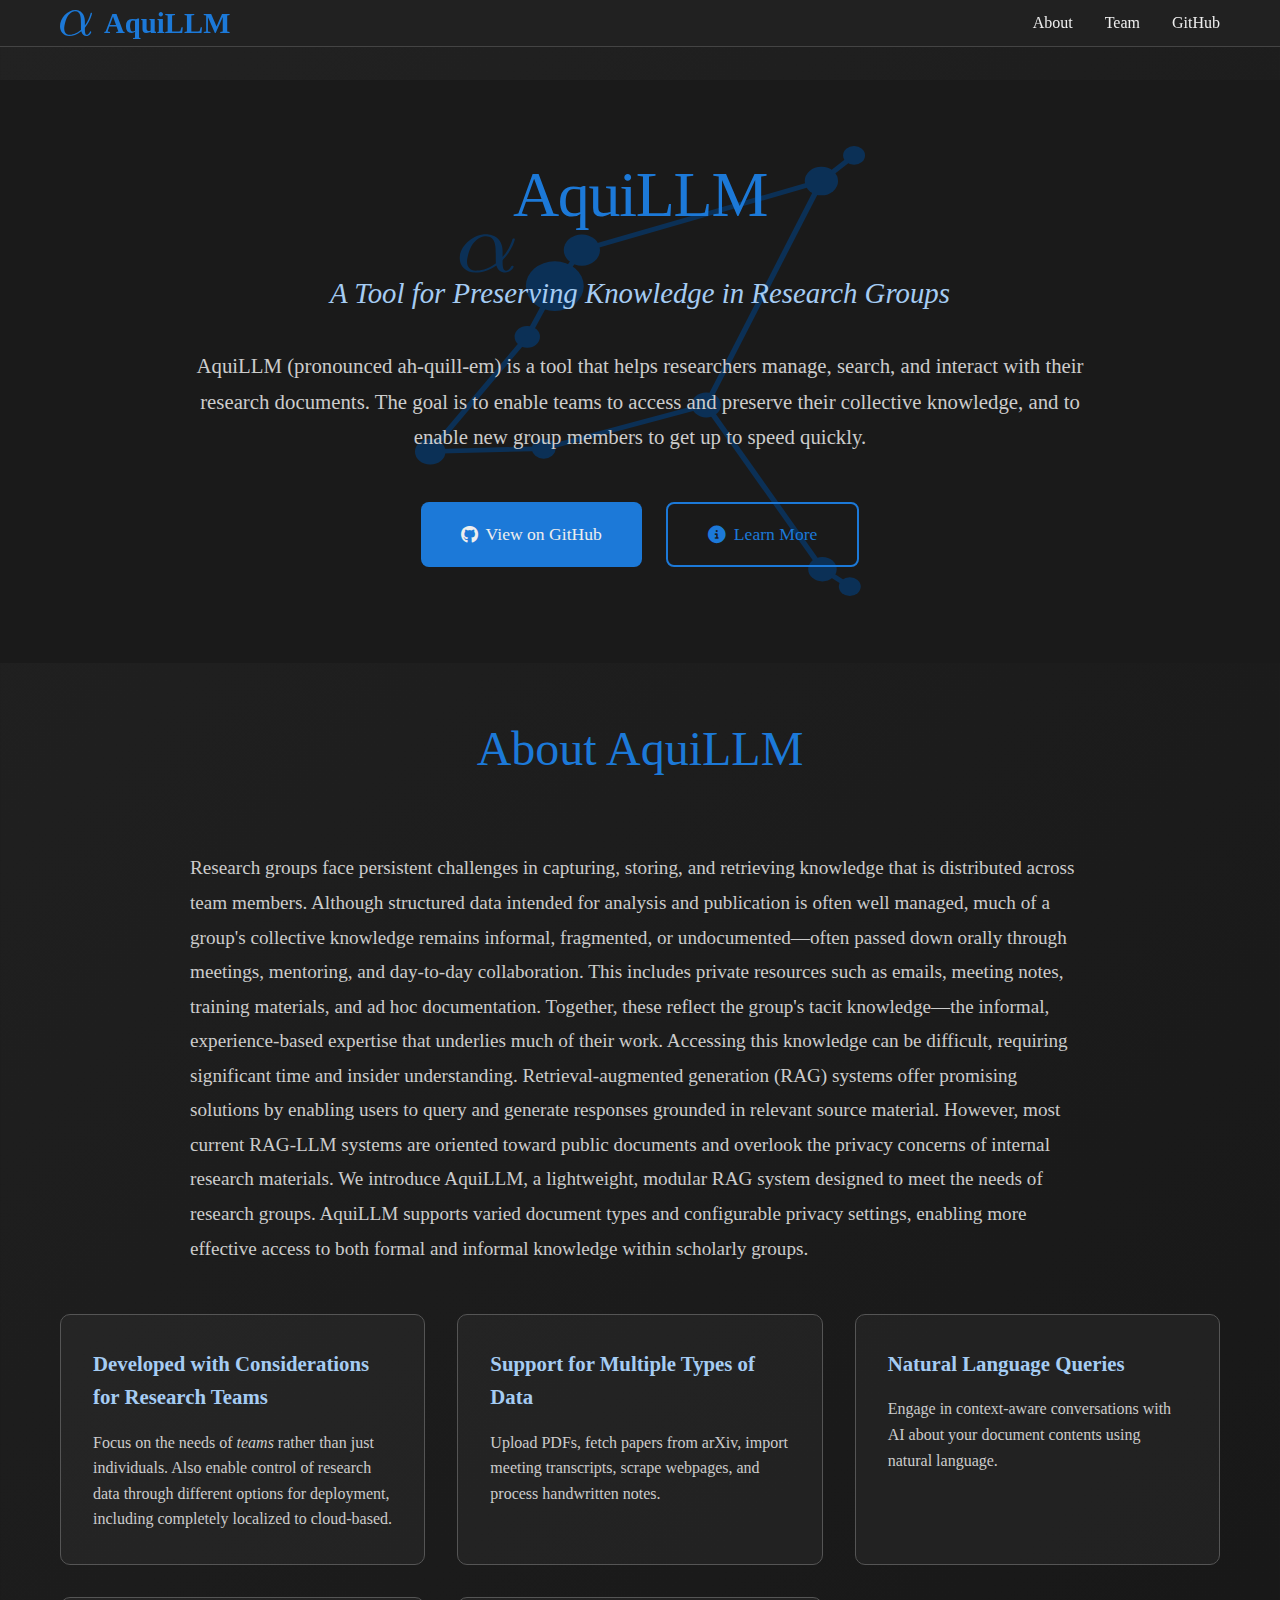
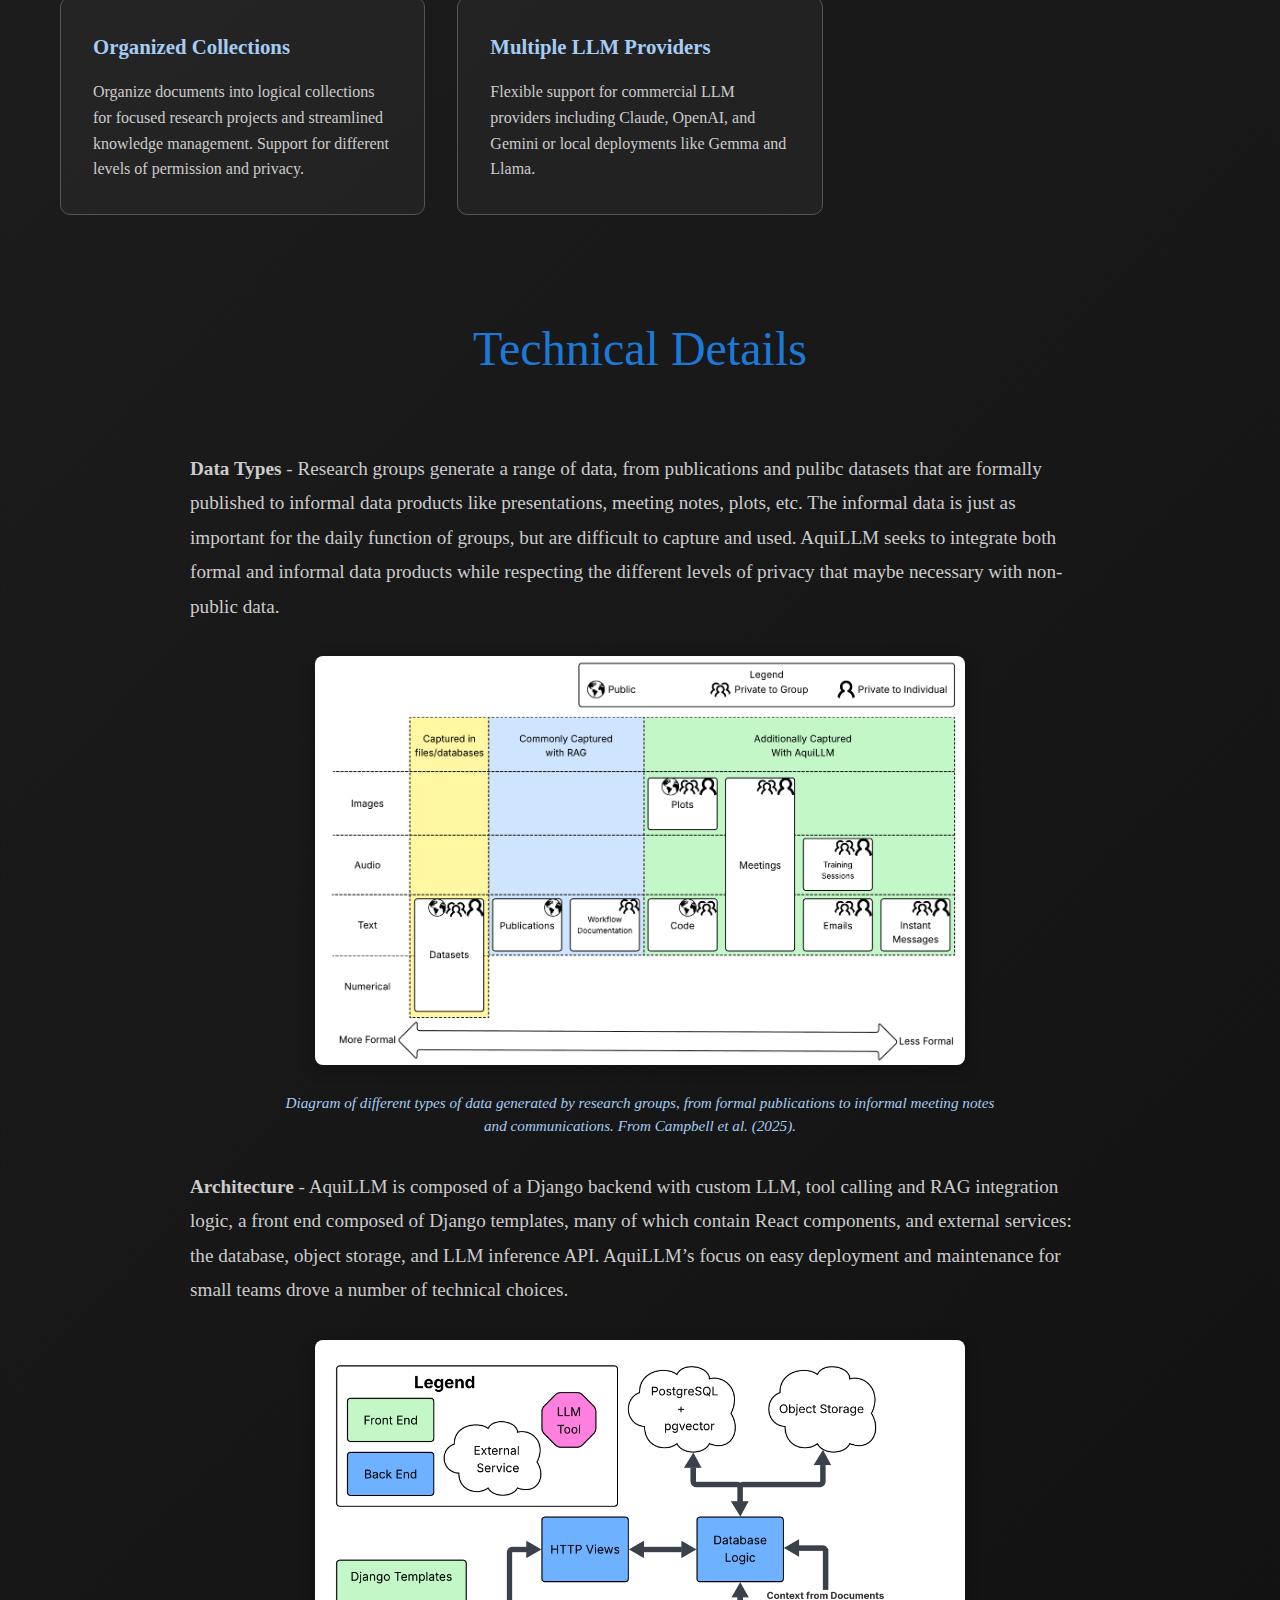
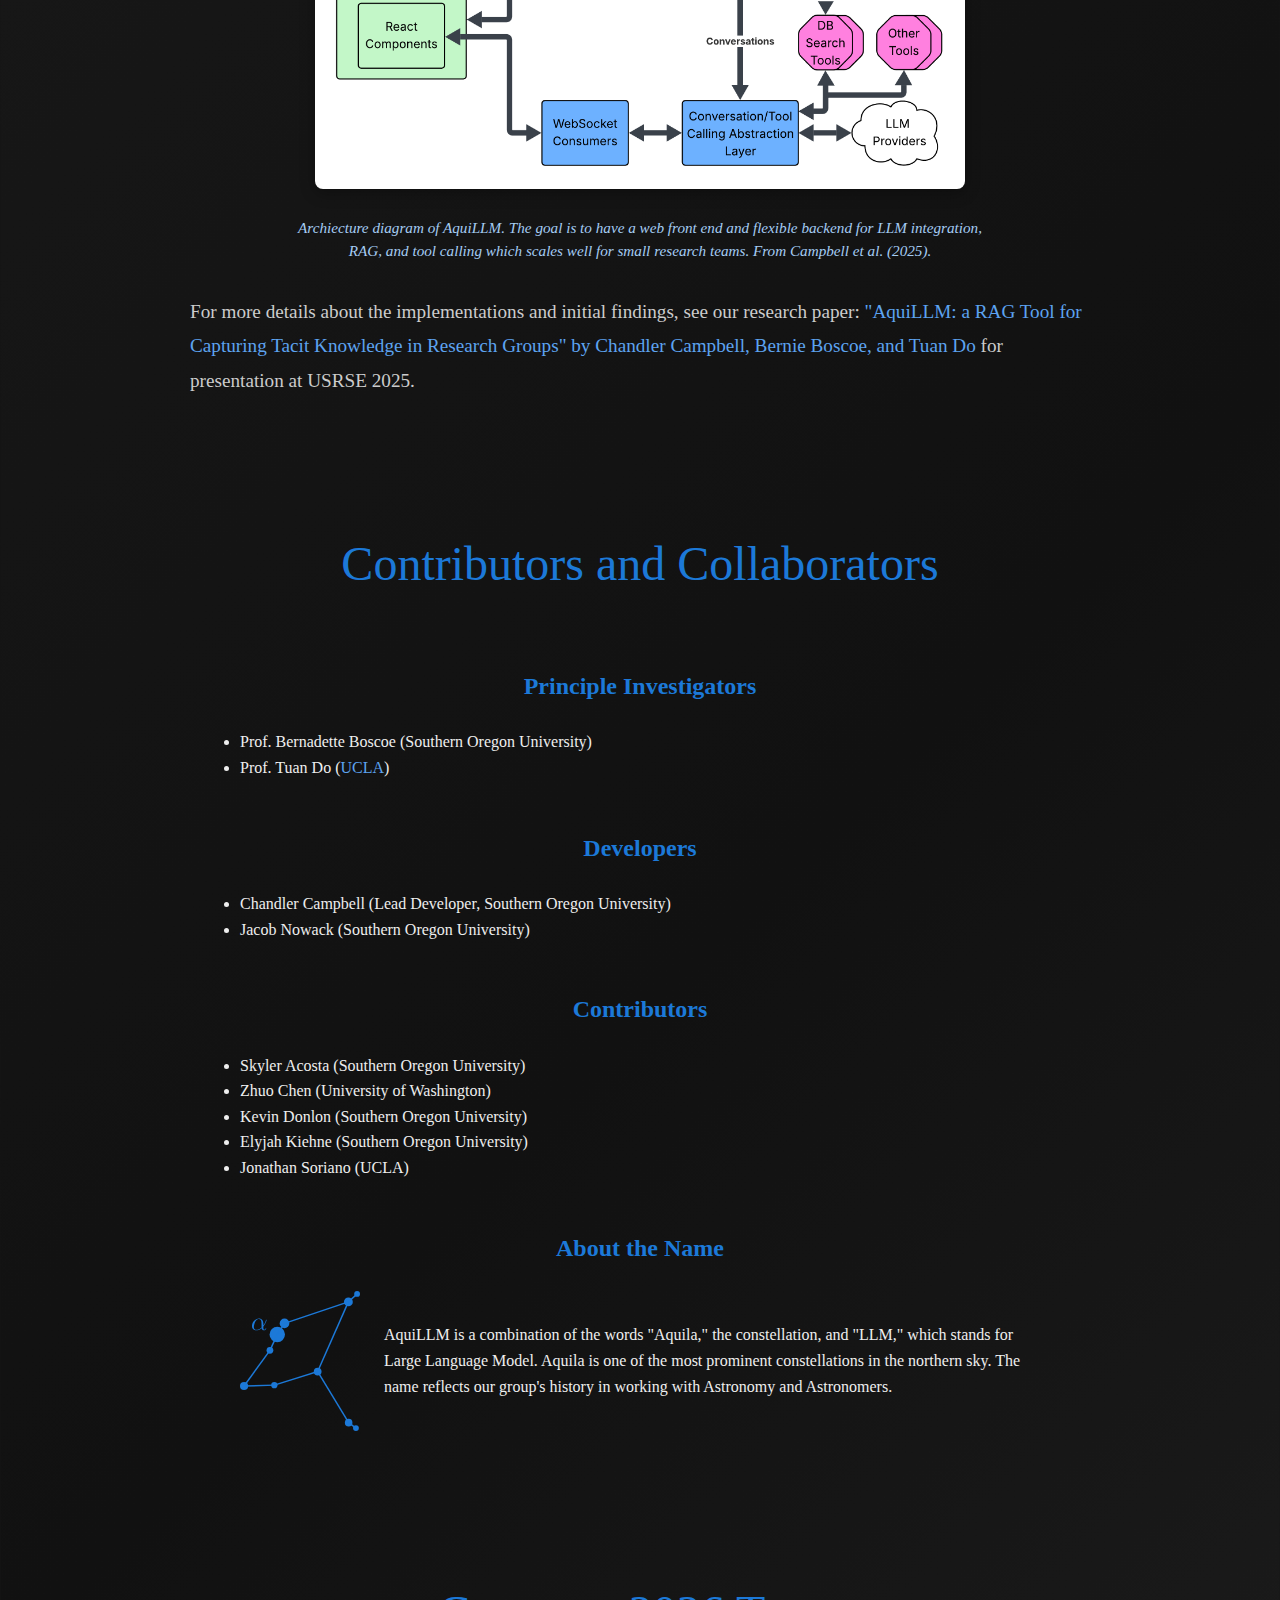
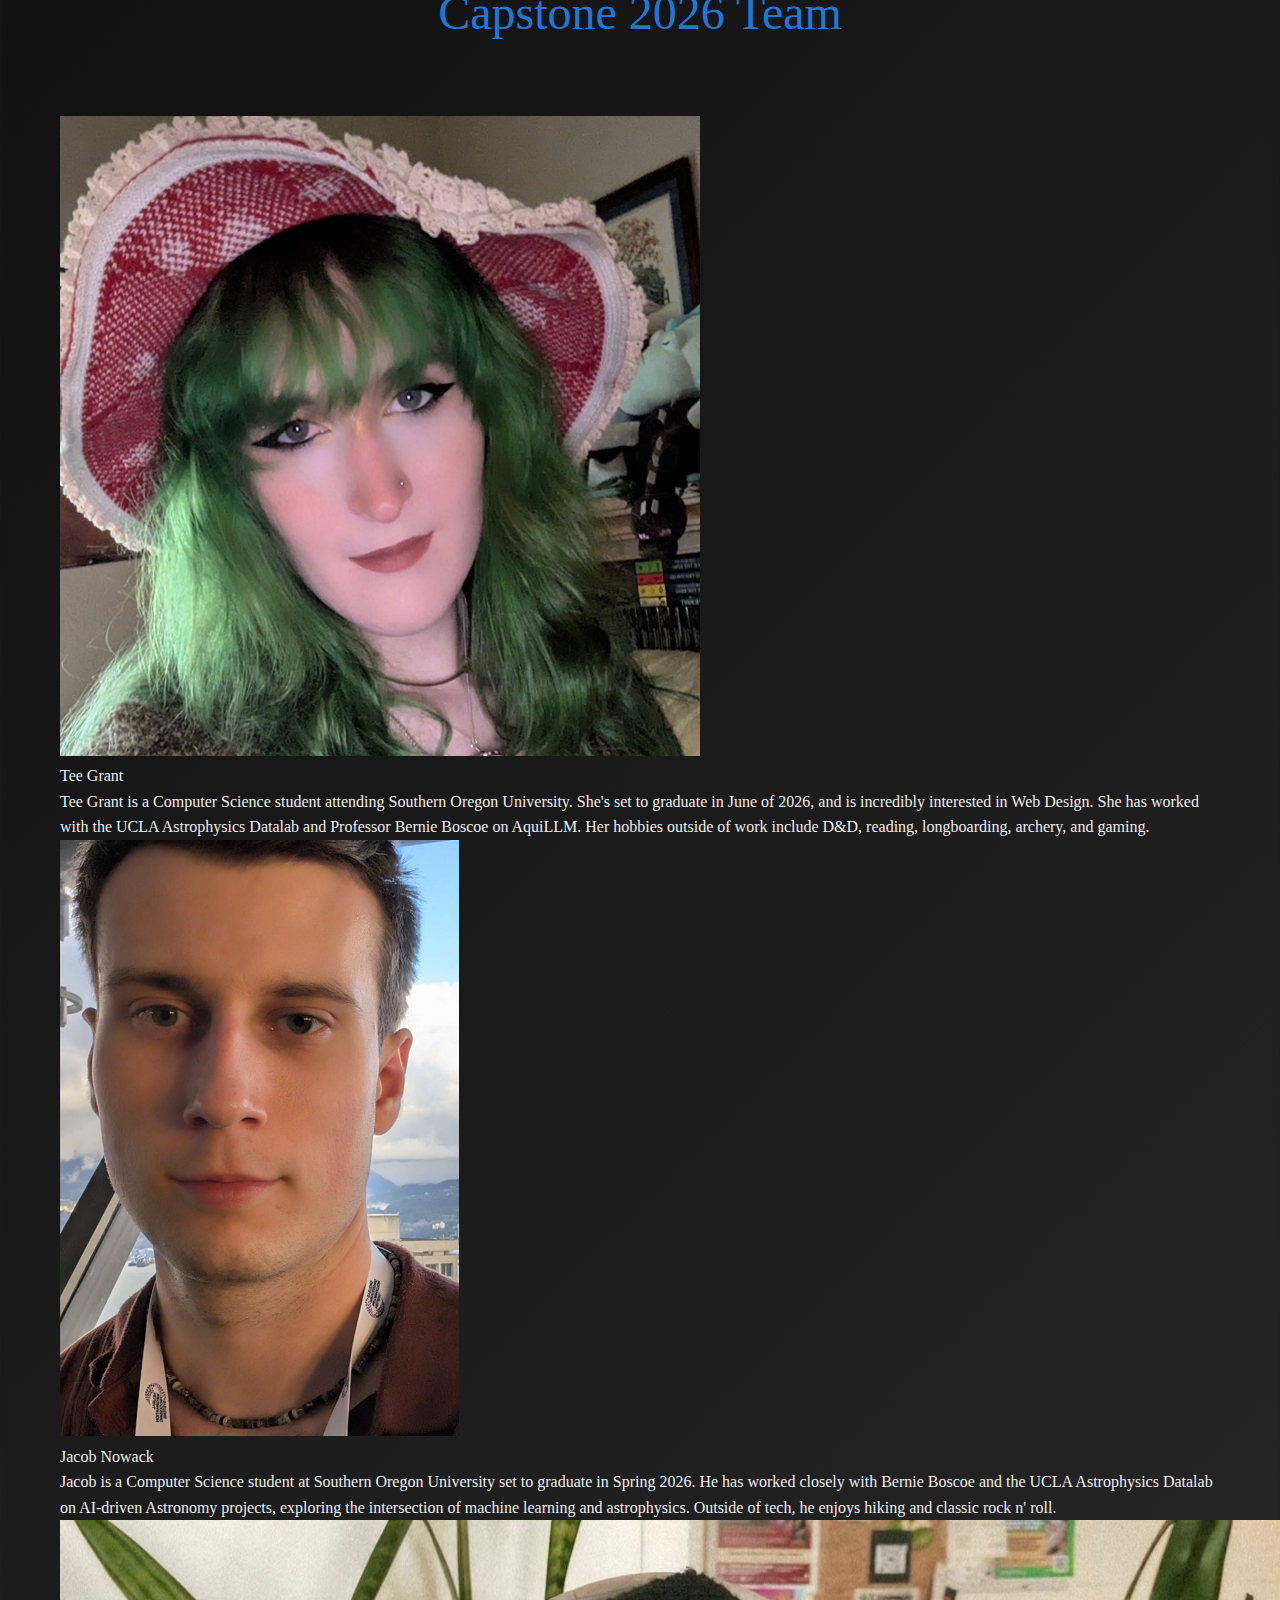
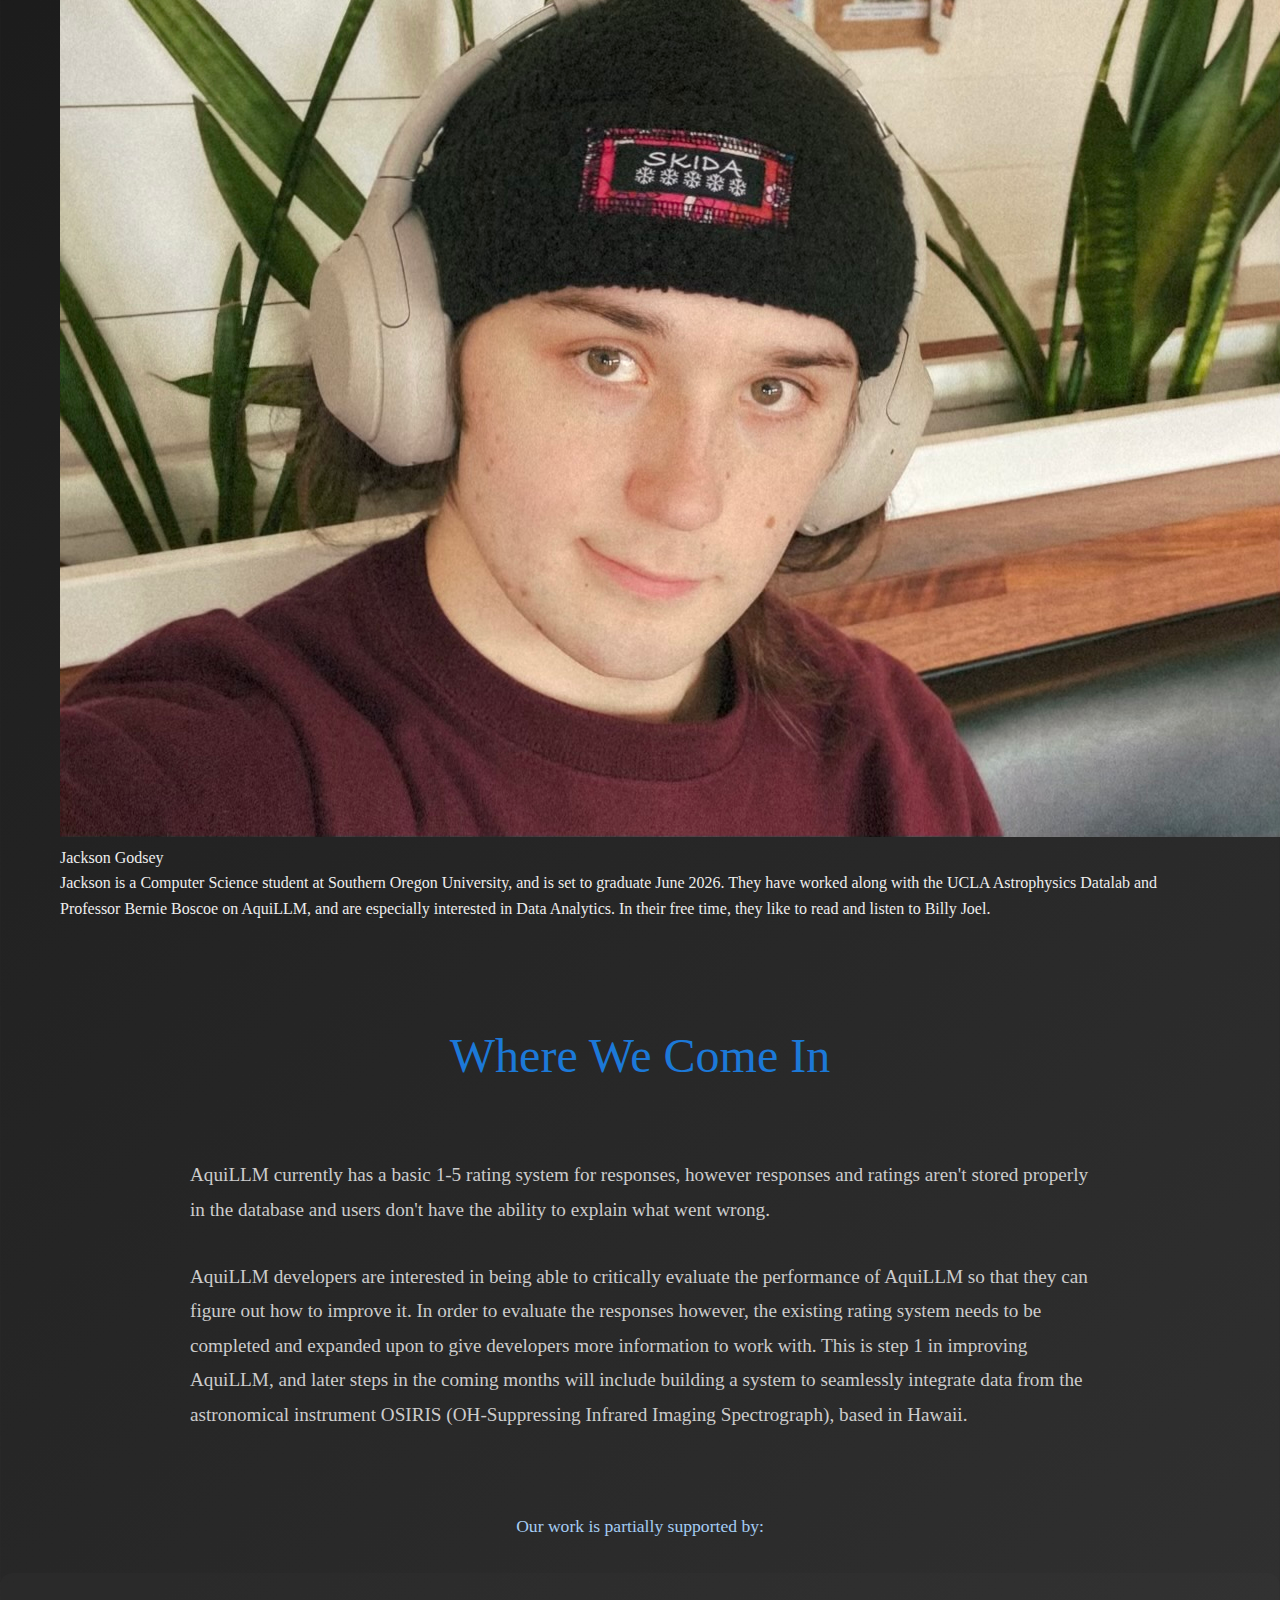
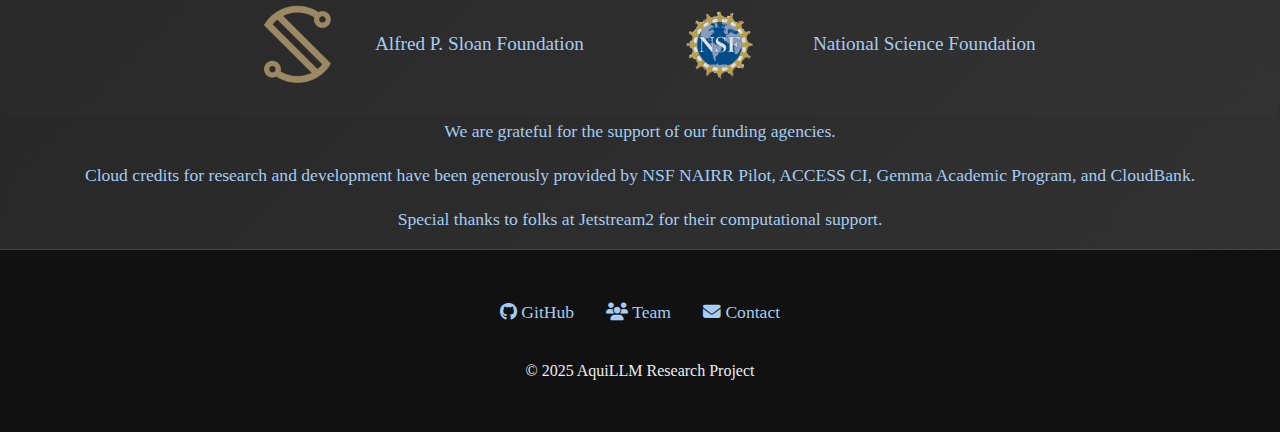
<file: index.html>
<!DOCTYPE html>
<html lang="en">
<head>
    <!-- Google tag (gtag.js) -->
    <script async src="https://www.googletagmanager.com/gtag/js?id=G-6C4RTQW53J"></script>
    <script>
        window.dataLayer = window.dataLayer || [];
        function gtag() { dataLayer.push(arguments); }
        gtag('js', new Date());

        gtag('config', 'G-6C4RTQW53J');
    </script>
    <meta charset="UTF-8">
    <meta name="viewport" content="width=device-width, initial-scale=1.0">
    <link rel="icon" type="image/x-icon" href="/alpha-light.ico">

    <title>AquiLLM - AI Research Knowledge Preservation</title>
    <meta name="description" content="AquiLLM - A Tool to Preserve Research Knowledge">
    <link href="https://cdnjs.cloudflare.com/ajax/libs/font-awesome/6.4.0/css/all.min.css" rel="stylesheet">
    <link rel="stylesheet" href="styles.css">
</head>
<body>
    <header>
        <nav class="container">
            <a href="/" class="logo-container">
                <svg xmlns="http://www.w3.org/2000/svg" viewBox="0 0 32 26" class="logo-svg">
                    <path d="M24.8673 11.8191V11.4044L24.8558 10.9897L24.8329 10.598L24.81 10.2063L24.7299 9.44603L24.6383 8.73182L24.5009 8.04063L24.3521 7.38403L24.1803 6.76195L23.9743 6.17444L23.7567 5.62148L23.5048 5.09158L23.253 4.59624L22.9667 4.12393L22.6691 3.68617L22.3599 3.27148L22.0279 2.89131L21.6845 2.5342L21.341 2.20015L20.9746 1.90063L20.5968 1.62417L20.2075 1.37073L19.8183 1.14032L19.429 0.932974L19.0168 0.748654L18.6161 0.587361L18.2039 0.437599L17.7918 0.32243L17.3796 0.218757L16.9674 0.13811L16.5553 0.0804906L16.1431 0.034437L15.7424 0.011375L15.3417 -0.000120787L15.2845 1.26702C20.9288 1.26702 20.9288 8.78941 20.9288 13.2591C20.9288 15.3787 20.9288 18.7079 21.0433 19.6871C16.0286 24.0991 11.6322 24.7327 9.35383 24.7327C5.93057 24.7327 4.22469 22.1523 4.22469 18.4775C4.22469 15.6667 5.7016 9.46909 7.53344 6.54308C10.2125 2.3499 13.2923 1.26702 15.2845 1.26702L15.3417 -0.000120787C7.53345 -0.000120787 0 8.21344 0 16.3003C0 21.6339 3.42323 25.9999 9.23934 25.9999C12.8343 25.9999 16.9445 24.6751 21.2723 21.1731C22.0165 24.2143 23.8941 25.9999 26.4701 25.9999C29.4927 25.9999 31.2558 22.8435 31.2558 21.9219C31.2558 21.5187 30.9123 21.3459 30.5689 21.3459C30.1682 21.3459 29.9964 21.5187 29.8247 21.9219C28.8057 24.7327 26.7563 24.7327 26.6304 24.7327C24.8673 24.7327 24.8673 20.2631 24.8673 18.8807C24.8673 17.6711 24.8673 17.5675 25.4397 16.8763C30.7979 10.1027 32 3.44428 32 3.38668C32 3.27148 31.9428 2.8107 31.3131 2.8107C30.7406 2.8107 30.7406 2.98348 30.4544 4.02025C29.4354 7.63745 27.5464 11.9919 24.8673 15.3787V11.8191Z" />
                </svg>
                <div class="logo-text">AquiLLM</div>
            </a>
            <ul class="nav-links">
                <li><a href="#about">About</a></li>
                <li><a href="#team">Team</a></li>
                <li><a href="https://github.com/AquiLLM/AquiLLM">GitHub</a></li>
            </ul>
        </nav>
    </header>

    <main>
        <section class="hero">
            <div class="container">
                <h1>AquiLLM</h1>
                <div class="subtitle">A Tool for Preserving Knowledge in Research Groups</div>
                <p>AquiLLM (pronounced ah-quill-em) is a tool that helps researchers manage, search, and interact with their research documents. The goal is to enable teams to access and preserve their collective knowledge, and to enable new group members to get up to speed quickly.</p>
                <div class="cta-buttons">
                    <a href="https://github.com/AquiLLM/AquiLLM" class="btn btn-primary">
                        <i class="fab fa-github"></i> View on GitHub
                    </a>
                    <a href="#about" class="btn btn-secondary">
                        <i class="fas fa-info-circle"></i> Learn More
                    </a>
                </div>
                
            </div>
        </section>

        <section id="about" class="section">
            <div class="container">
                <h2 class="section-title">About AquiLLM</h2>
                <div class="about-content">
 
                    <p>Research groups face persistent challenges in capturing, storing, and retrieving knowledge that is distributed
                    across team members. Although structured data intended for
                    analysis and publication is often well managed, much of a
                    group's collective knowledge remains informal, fragmented, or
                    undocumented—often passed down orally through meetings,
                    mentoring, and day-to-day collaboration. This includes private
                    resources such as emails, meeting notes, training materials,
                    and ad hoc documentation. Together, these reflect the group's
                    tacit knowledge—the informal, experience-based expertise that
                    underlies much of their work. Accessing this knowledge can be
                    difficult, requiring significant time and insider understanding.
                    Retrieval-augmented generation (RAG) systems offer promising
                    solutions by enabling users to query and generate responses
                    grounded in relevant source material. However, most current
                    RAG-LLM systems are oriented toward public documents and
                    overlook the privacy concerns of internal research materials.
                    We introduce AquiLLM, a lightweight,
                    modular RAG system designed to meet the needs of research
                    groups. AquiLLM supports varied document types and configurable privacy settings, enabling more effective access to both
                    formal and informal knowledge within scholarly groups.</p>

                </div>
                
                <div class="features-grid">
                    <div class="feature-item">
                        <h3>Developed with Considerations for Research Teams</h3>
                        <p>Focus on the needs of <i>teams</i> rather than just individuals.  Also enable control of research data through different options
                            for deployment, including completely localized to cloud-based.</p>
                    </div>
                    <div class="feature-item">
                        <h3>Support for Multiple Types of Data</h3>
                        <p>Upload PDFs, fetch papers from arXiv, import meeting transcripts, scrape webpages, and process handwritten notes.</p>
                    </div>
                    <div class="feature-item">
                        <h3>Natural Language Queries</h3>
                        <p>Engage in context-aware conversations with AI about your document contents using natural language.</p>
                    </div>
                    <div class="feature-item">
                        <h3>Organized Collections</h3>
                        <p>Organize documents into logical collections for focused research projects and streamlined knowledge management. Support for different levels of permission and privacy.</p>
                    </div>
                    <div class="feature-item">
                        <h3>Multiple LLM Providers</h3>
                        <p>Flexible support for commercial LLM providers including Claude, OpenAI, and Gemini or local deployments like Gemma and Llama.</p>
                    </div>
                </div>
            </div>
        </section>

        <section id="about" class="section">
            <div class="container">
                <h2 class="section-title">Technical Details</h2>
                <div class="about-content">
                    <p><b>Data Types</b> - Research groups generate a range of data, from publications and pulibc datasets that are formally published to informal data products like presentations, meeting notes, plots, etc. The informal data is just as important for the daily function of groups, but are difficult to capture and used. AquiLLM seeks to integrate both formal and informal data products while respecting the different levels of privacy that maybe necessary with non-public data.</p>
                    
                    <figure>
                    <img src="data_type_diagram.png" alt="Data types diagram showing formal and informal research data" style="width: 650px; height: auto; flex-shrink: 0;">
                    <figcaption>Diagram of different types of data generated by research groups, from formal publications to informal meeting notes and communications. From Campbell et al. (2025).</figcaption>
                    </figure>
                    
                    <p><b>Architecture</b> - AquiLLM is composed of a Django backend with custom LLM, tool calling and RAG integration logic, a front end composed of Django templates, many of which contain React components, and external services: the database, object storage, and LLM inference API. AquiLLM’s focus on easy deployment and
maintenance for small teams drove a number of technical choices.</p>
                    <figure>
                    <img src="architecture.png" alt="Architecture diagram showing the architecture of AquiLLM" style="width: 650px; height: auto; flex-shrink: 0;">
                    <figcaption>Archiecture diagram of AquiLLM. The goal is to have a web front end and flexible backend for LLM integration, RAG, and tool calling which scales well for small research teams. From Campbell et al. (2025).</figcaption>
                    </figure>
                    <p>For more details about the implementations and initial findings, see our research paper: <a href="https://arxiv.org/abs/2508.05648">"AquiLLM: a RAG Tool for Capturing Tacit
Knowledge in Research Groups" by Chandler Campbell, Bernie Boscoe, and Tuan Do</a> for presentation at USRSE 2025.</p>
                </div>
            </div>
        </section>

        <section id="team" class="section team-section">
            <div class="container">
                <h2 class="section-title">Contributors and Collaborators</h2>
                <div class="contributors">
                    <div class="contributor-category">
                        <h3>Principle Investigators</h3>
                        <div class="contributor-list">
                            <ul>
                                <li>Prof. Bernadette Boscoe (Southern Oregon University)</li>
                                <li>Prof. Tuan Do (<a href="https://datalab.astro.ucla.edu/">UCLA</a>)</li>
                            </ul>
                        </div>
                    </div>
                    <div class="contributor-category">
                        <h3>Developers</h3>
                        <div class="contributor-list">
                            <ul>
                                <li>Chandler Campbell (Lead Developer, Southern Oregon University)</li>
                                <li>Jacob Nowack (Southern Oregon University)</li>
                            </ul>
                        </div>
                    </div>
                    <div class="contributor-category">
                        
                        <h3>Contributors</h3>
                        <div class="contributor-list">
                            <ul>
                                <li>Skyler Acosta (Southern Oregon University)</li>
                                <li>Zhuo Chen (University of Washington)</li>
                                <li>Kevin Donlon (Southern Oregon University)</li>
                                <li>Elyjah Kiehne (Southern Oregon University)</li>
                                <li>Jonathan Soriano (UCLA)</li>
                            </ul>

                        </div>
                    </div>
                    
                    <div class="contributor-category">
                        <h3>About the Name</h3>
                        <div style="display: flex; align-items: center; gap: 1.5rem;">
                            <img src="aquillm_logo.svg" alt="AquiLLM Logo" style="width: 120px; height: auto; flex-shrink: 0;">
                            <p>AquiLLM is a combination of the words "Aquila," the constellation, and "LLM," which stands for Large Language Model. Aquila is one of the most prominent constellations in the northern sky. The name reflects our group's history in working with Astronomy and Astronomers.</p>
                        </div>
                        

                </div>
            </div>
        </section>

        <section id="capstone" class="section">
            <div class="container">
                <h2 class="section-title">Capstone 2026 Team</h2>
                <div class="team-grid">
                    <div class="card">
                        <img class="avatar" src="images/Tee.jpeg" alt="Tee Grant">
                        <div class="name">Tee Grant</div>
                        <p class="bio">
                            Tee Grant is a Computer Science student attending Southern Oregon University. She's set to graduate in June of 2026, and is incredibly interested in Web Design. She has worked with the UCLA Astrophysics Datalab and Professor Bernie Boscoe on AquiLLM. Her hobbies outside of work include D&D, reading, longboarding, archery, and gaming.
                        </p>
                    </div>

                    <div class="card">
                        <img class="avatar avatar-adjust" src="images/jacob.jpg" alt="Jacob Nowack">
                        <div class="name">Jacob Nowack</div>
                        <p class="bio">
                            Jacob is a Computer Science student at Southern Oregon University set to graduate in Spring 2026. He has worked closely with Bernie Boscoe and the UCLA Astrophysics Datalab on AI-driven Astronomy projects, exploring the intersection of machine learning and astrophysics. Outside of tech, he enjoys hiking and classic rock n' roll.
                        </p>
                    </div>

                    <div class="card">
                        <img class="avatar" src="images/jackson.jpg" alt="Jackson Godsey">
                        <div class="name">Jackson Godsey</div>
                        <p class="bio">
                            Jackson is a Computer Science student at Southern Oregon University, and is set to graduate June 2026. They have worked along with the UCLA Astrophysics Datalab and Professor Bernie Boscoe on AquiLLM, and are especially interested in Data Analytics. In their free time, they like to read and listen to Billy Joel.
                        </p>
                    </div>
                </div>
            </div>
        </section>

        <section class="section">
            <div class="container">
                <h2 class="section-title">Where We Come In</h2>
                <div class="about-content">
                    <p>AquiLLM currently has a basic 1-5 rating system for responses, however responses and ratings aren't stored properly in the database and users don't have the ability to explain what went wrong.</p>
                    <p>AquiLLM developers are interested in being able to critically evaluate the performance of AquiLLM so that they can figure out how to improve it. In order to evaluate the responses however, the existing rating system needs to be completed and expanded upon to give developers more information to work with. This is step 1 in improving AquiLLM, and later steps in the coming months will include building a system to seamlessly integrate data from the astronomical instrument OSIRIS (OH-Suppressing Infrared Imaging Spectrograph), based in Hawaii.</p>
                </div>
            </div>
        </section>

        <div class="funding-text">Our work is partially supported by:</div>
                <div class="funding-logos">
                    <div class="funding-item">
                        <img src="sloan.png" alt="Alfred P. Sloan Foundation">
                        <span class="funding-name">Alfred P. Sloan Foundation</span>
                    </div>
                    <div class="funding-item">
                        <img src="nsf.png" alt="National Science Foundation">
                        <span class="funding-name">National Science Foundation</span>
                    </div>
        </div>
        <div class="funding-text">We are grateful for the support of our funding agencies.</div>
        <div class="funding-text">Cloud credits for research and development have been generously provided by NSF NAIRR Pilot, ACCESS CI, Gemma Academic Program, and CloudBank. </div>
        <div class="funding-text">Special thanks to folks at Jetstream2 for their computational support.</div>


    </main>

    <footer>
        <div class="container">
            <div class="footer-links">
                <a href="https://github.com/AquiLLM/AquiLLM">
                    <i class="fab fa-github"></i> GitHub
                </a>
                <a href="#team">
                    <i class="fas fa-users"></i> Team
                </a>
                <a href="mailto:contact@aquillm.org">
                    <i class="fas fa-envelope"></i> Contact
                </a>
            </div>
            <p>&copy; 2025 AquiLLM Research Project</p>
        </div>
    </footer>
</body>
</html>
</file>
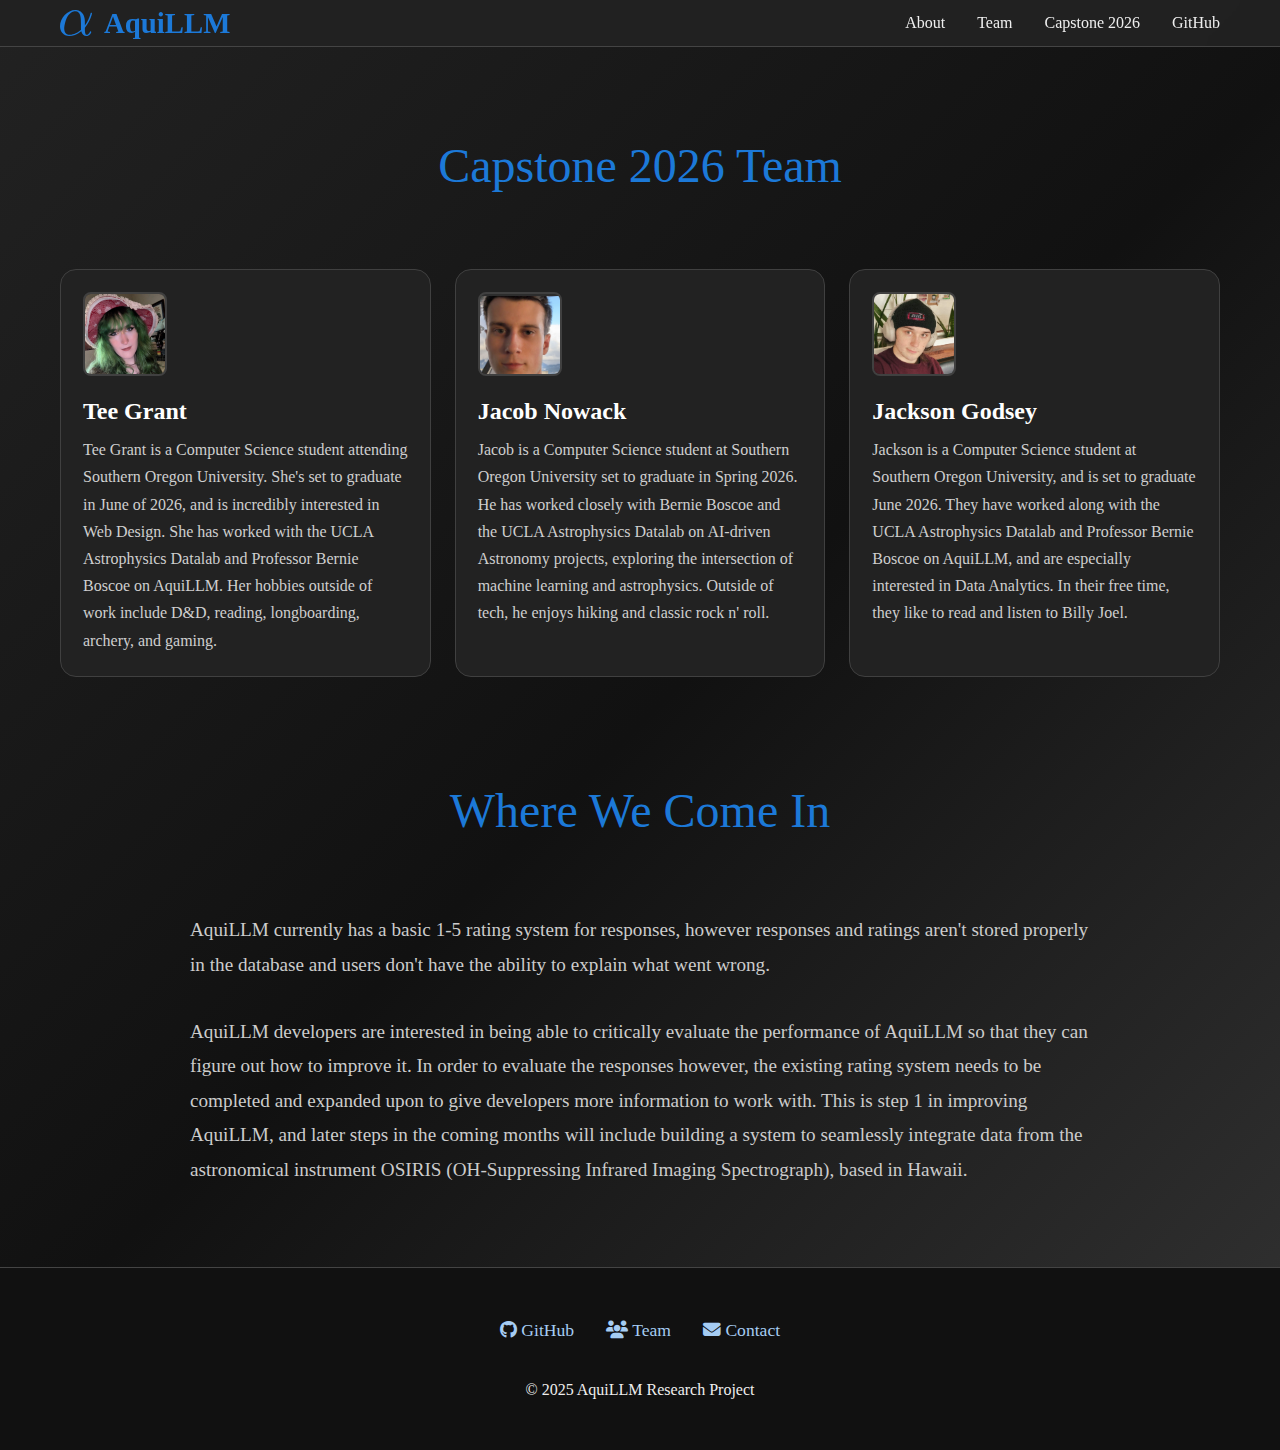
<file: capstone.html>
<!DOCTYPE html>
<html lang="en">
<head>
    <!-- Google tag (gtag.js) -->
    <script async src="https://www.googletagmanager.com/gtag/js?id=G-6C4RTQW53J"></script>
    <script>
        window.dataLayer = window.dataLayer || [];
        function gtag() { dataLayer.push(arguments); }
        gtag('js', new Date());

        gtag('config', 'G-6C4RTQW53J');
    </script>
    <meta charset="UTF-8">
    <meta name="viewport" content="width=device-width, initial-scale=1.0">
    <link rel="icon" type="image/x-icon" href="images/alpha-light.ico">

    <title>Capstone 2026 - AquiLLM</title>
    <meta name="description" content="AquiLLM Capstone 2026 Team">
    <link href="https://cdnjs.cloudflare.com/ajax/libs/font-awesome/6.4.0/css/all.min.css" rel="stylesheet">
    <link rel="stylesheet" href="css/styles.css">
</head>
<body>
    <header>
        <nav class="container">
            <a href="/" class="logo-container">
                <svg xmlns="http://www.w3.org/2000/svg" viewBox="0 0 32 26" class="logo-svg">
                    <path d="M24.8673 11.8191V11.4044L24.8558 10.9897L24.8329 10.598L24.81 10.2063L24.7299 9.44603L24.6383 8.73182L24.5009 8.04063L24.3521 7.38403L24.1803 6.76195L23.9743 6.17444L23.7567 5.62148L23.5048 5.09158L23.253 4.59624L22.9667 4.12393L22.6691 3.68617L22.3599 3.27148L22.0279 2.89131L21.6845 2.5342L21.341 2.20015L20.9746 1.90063L20.5968 1.62417L20.2075 1.37073L19.8183 1.14032L19.429 0.932974L19.0168 0.748654L18.6161 0.587361L18.2039 0.437599L17.7918 0.32243L17.3796 0.218757L16.9674 0.13811L16.5553 0.0804906L16.1431 0.034437L15.7424 0.011375L15.3417 -0.000120787L15.2845 1.26702C20.9288 1.26702 20.9288 8.78941 20.9288 13.2591C20.9288 15.3787 20.9288 18.7079 21.0433 19.6871C16.0286 24.0991 11.6322 24.7327 9.35383 24.7327C5.93057 24.7327 4.22469 22.1523 4.22469 18.4775C4.22469 15.6667 5.7016 9.46909 7.53344 6.54308C10.2125 2.3499 13.2923 1.26702 15.2845 1.26702L15.3417 -0.000120787C7.53345 -0.000120787 0 8.21344 0 16.3003C0 21.6339 3.42323 25.9999 9.23934 25.9999C12.8343 25.9999 16.9445 24.6751 21.2723 21.1731C22.0165 24.2143 23.8941 25.9999 26.4701 25.9999C29.4927 25.9999 31.2558 22.8435 31.2558 21.9219C31.2558 21.5187 30.9123 21.3459 30.5689 21.3459C30.1682 21.3459 29.9964 21.5187 29.8247 21.9219C28.8057 24.7327 26.7563 24.7327 26.6304 24.7327C24.8673 24.7327 24.8673 20.2631 24.8673 18.8807C24.8673 17.6711 24.8673 17.5675 25.4397 16.8763C30.7979 10.1027 32 3.44428 32 3.38668C32 3.27148 31.9428 2.8107 31.3131 2.8107C30.7406 2.8107 30.7406 2.98348 30.4544 4.02025C29.4354 7.63745 27.5464 11.9919 24.8673 15.3787V11.8191Z" />
                </svg>
                <div class="logo-text">AquiLLM</div>
            </a>
            <button class="hamburger" aria-label="Toggle navigation">
                <span></span>
                <span></span>
                <span></span>
            </button>
            <ul class="nav-links">
                <li><a href="index.html#about">About</a></li>
                <li><a href="index.html#team">Team</a></li>
                <li><a href="capstone.html">Capstone 2026</a></li>
                <li><a href="https://github.com/AquiLLM/AquiLLM">GitHub</a></li>
            </ul>
        </nav>
    </header>

    <main>
        <section id="capstone" class="section">
            <div class="container">
                <h2 class="section-title">Capstone 2026 Team</h2>
                <div class="team-grid">
                    <div class="card">
                        <img class="avatar" src="images/Tee.jpeg" alt="Tee Grant">
                        <div class="name">Tee Grant</div>
                        <p class="bio">
                            Tee Grant is a Computer Science student attending Southern Oregon University. She's set to graduate in June of 2026, and is incredibly interested in Web Design. She has worked with the UCLA Astrophysics Datalab and Professor Bernie Boscoe on AquiLLM. Her hobbies outside of work include D&D, reading, longboarding, archery, and gaming.
                        </p>
                    </div>

                    <div class="card">
                        <img class="avatar avatar-adjust" src="images/jacob.jpg" alt="Jacob Nowack">
                        <div class="name">Jacob Nowack</div>
                        <p class="bio">
                            Jacob is a Computer Science student at Southern Oregon University set to graduate in Spring 2026. He has worked closely with Bernie Boscoe and the UCLA Astrophysics Datalab on AI-driven Astronomy projects, exploring the intersection of machine learning and astrophysics. Outside of tech, he enjoys hiking and classic rock n' roll.
                        </p>
                    </div>

                    <div class="card">
                        <img class="avatar" src="images/jackson.jpg" alt="Jackson Godsey">
                        <div class="name">Jackson Godsey</div>
                        <p class="bio">
                            Jackson is a Computer Science student at Southern Oregon University, and is set to graduate June 2026. They have worked along with the UCLA Astrophysics Datalab and Professor Bernie Boscoe on AquiLLM, and are especially interested in Data Analytics. In their free time, they like to read and listen to Billy Joel.
                        </p>
                    </div>
                </div>
            </div>
        </section>

        <section class="section">
            <div class="container">
                <h2 class="section-title">Where We Come In</h2>
                <div class="about-content">
                    <p>AquiLLM currently has a basic 1-5 rating system for responses, however responses and ratings aren't stored properly in the database and users don't have the ability to explain what went wrong.</p>
                    <p>AquiLLM developers are interested in being able to critically evaluate the performance of AquiLLM so that they can figure out how to improve it. In order to evaluate the responses however, the existing rating system needs to be completed and expanded upon to give developers more information to work with. This is step 1 in improving AquiLLM, and later steps in the coming months will include building a system to seamlessly integrate data from the astronomical instrument OSIRIS (OH-Suppressing Infrared Imaging Spectrograph), based in Hawaii.</p>
                </div>
            </div>
        </section>
    </main>

    <footer>
        <div class="container">
            <div class="footer-links">
                <a href="https://github.com/AquiLLM/AquiLLM">
                    <i class="fab fa-github"></i> GitHub
                </a>
                <a href="index.html#team">
                    <i class="fas fa-users"></i> Team
                </a>
                <a href="mailto:contact@aquillm.org">
                    <i class="fas fa-envelope"></i> Contact
                </a>
            </div>
            <p>&copy; 2025 AquiLLM Research Project</p>
        </div>
    </footer>
    <script>
        document.querySelector('.hamburger').addEventListener('click', function() {
            document.querySelector('.nav-links').classList.toggle('active');
        });
    </script>
</body>
</html>
</file>
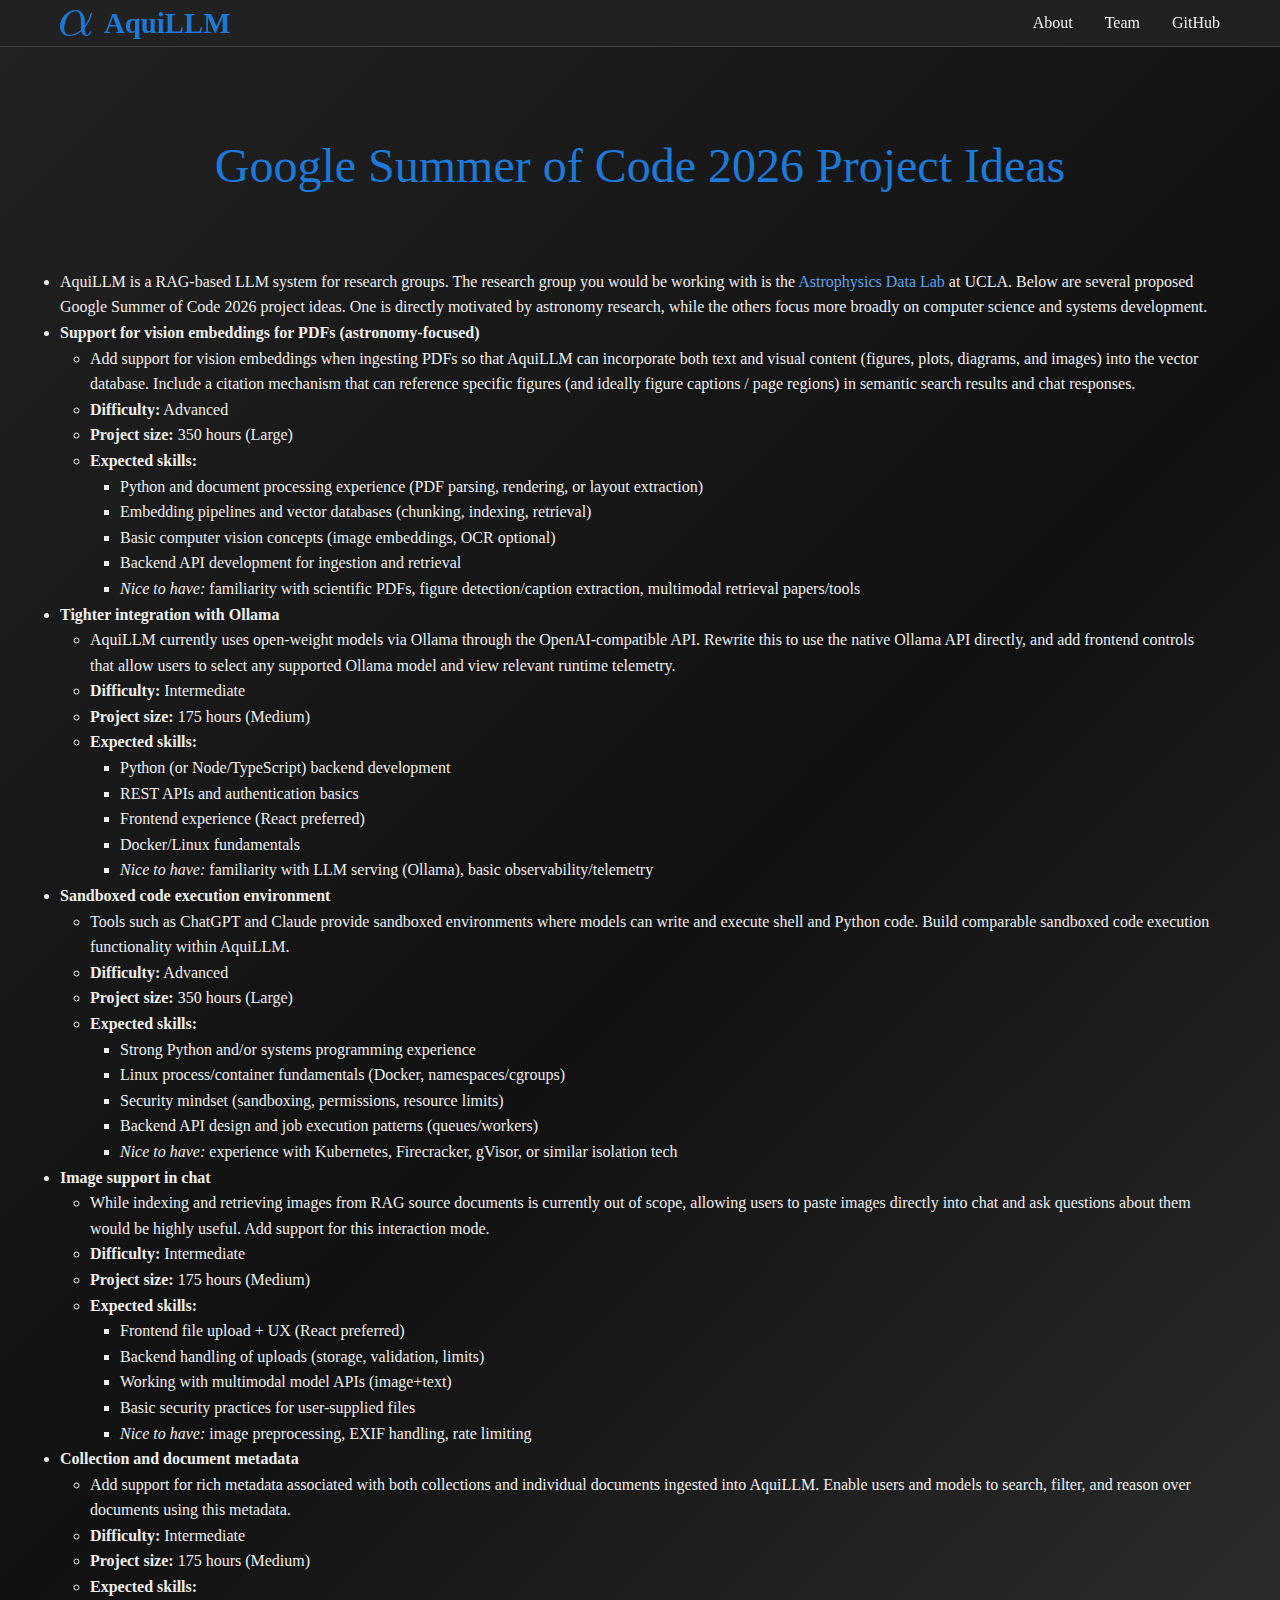
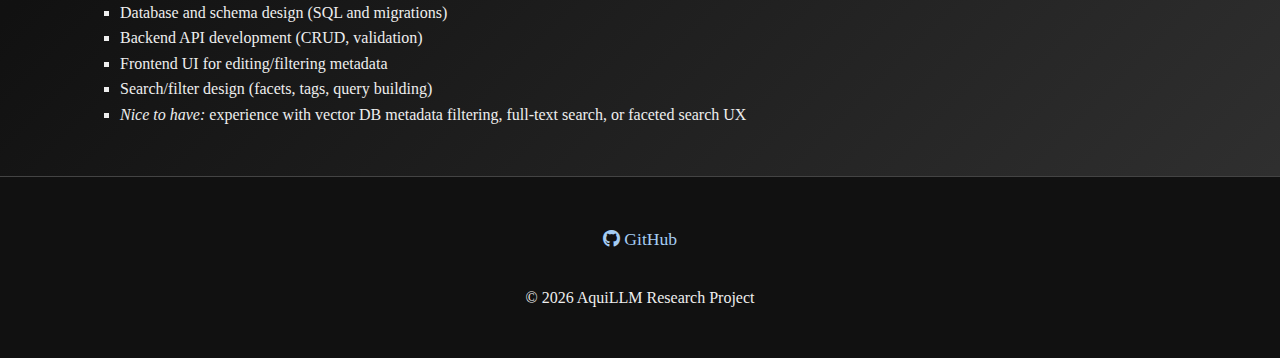
<file: GSOC.html>
<!DOCTYPE html>
<html lang="en">
<head>
    <!-- Google tag (gtag.js) -->
    <script async src="https://www.googletagmanager.com/gtag/js?id=G-6C4RTQW53J"></script>
    <script>
        window.dataLayer = window.dataLayer || [];
        function gtag() { dataLayer.push(arguments); }
        gtag('js', new Date());

        gtag('config', 'G-6C4RTQW53J');
    </script>
    <meta charset="UTF-8">
    <meta name="viewport" content="width=device-width, initial-scale=1.0">
    <link rel="icon" type="image/x-icon" href="/images/alpha-light.ico">

    <title>Google Summer of Code 2026 Project Ideas - AquiLLM</title>
    <meta name="description" content="AquiLLM - Google Summer of Code">
    <link href="https://cdnjs.cloudflare.com/ajax/libs/font-awesome/6.4.0/css/all.min.css" rel="stylesheet">
    <link rel="stylesheet" href="css/styles.css">
</head>
<body>
    <header>
        <nav class="container">
            <a href="/" class="logo-container">
                <svg xmlns="http://www.w3.org/2000/svg" viewBox="0 0 32 26" class="logo-svg">
                    <path d="M24.8673 11.8191V11.4044L24.8558 10.9897L24.8329 10.598L24.81 10.2063L24.7299 9.44603L24.6383 8.73182L24.5009 8.04063L24.3521 7.38403L24.1803 6.76195L23.9743 6.17444L23.7567 5.62148L23.5048 5.09158L23.253 4.59624L22.9667 4.12393L22.6691 3.68617L22.3599 3.27148L22.0279 2.89131L21.6845 2.5342L21.341 2.20015L20.9746 1.90063L20.5968 1.62417L20.2075 1.37073L19.8183 1.14032L19.429 0.932974L19.0168 0.748654L18.6161 0.587361L18.2039 0.437599L17.7918 0.32243L17.3796 0.218757L16.9674 0.13811L16.5553 0.0804906L16.1431 0.034437L15.7424 0.011375L15.3417 -0.000120787L15.2845 1.26702C20.9288 1.26702 20.9288 8.78941 20.9288 13.2591C20.9288 15.3787 20.9288 18.7079 21.0433 19.6871C16.0286 24.0991 11.6322 24.7327 9.35383 24.7327C5.93057 24.7327 4.22469 22.1523 4.22469 18.4775C4.22469 15.6667 5.7016 9.46909 7.53344 6.54308C10.2125 2.3499 13.2923 1.26702 15.2845 1.26702L15.3417 -0.000120787C7.53345 -0.000120787 0 8.21344 0 16.3003C0 21.6339 3.42323 25.9999 9.23934 25.9999C12.8343 25.9999 16.9445 24.6751 21.2723 21.1731C22.0165 24.2143 23.8941 25.9999 26.4701 25.9999C29.4927 25.9999 31.2558 22.8435 31.2558 21.9219C31.2558 21.5187 30.9123 21.3459 30.5689 21.3459C30.1682 21.3459 29.9964 21.5187 29.8247 21.9219C28.8057 24.7327 26.7563 24.7327 26.6304 24.7327C24.8673 24.7327 24.8673 20.2631 24.8673 18.8807C24.8673 17.6711 24.8673 17.5675 25.4397 16.8763C30.7979 10.1027 32 3.44428 32 3.38668C32 3.27148 31.9428 2.8107 31.3131 2.8107C30.7406 2.8107 30.7406 2.98348 30.4544 4.02025C29.4354 7.63745 27.5464 11.9919 24.8673 15.3787V11.8191Z" />
                </svg>
                <div class="logo-text">AquiLLM</div>
            </a>
            <ul class="nav-links">
                <li><a href="/#about">About</a></li>
                <li><a href="/#team">Team</a></li>
                <li><a href="https://github.com/AquiLLM/AquiLLM">GitHub</a></li>
            </ul>
        </nav>
    </header>

    <main>
        <section id="gsoc-projects" class="section">
            <div class="container">
                <h2 class="section-title">Google Summer of Code 2026 Project Ideas</h2>
                
                <div class="ideas-content">
                    <ul>
                        <li>
                            AquiLLM is a RAG-based LLM system for research groups. The research group you would be working with is the
                            <a href="https://datalab.astro.ucla.edu/" target="_blank" rel="noopener noreferrer">
                                Astrophysics Data Lab
                            </a>
                            at UCLA. Below are several proposed Google Summer of Code 2026 project ideas. One is
                            directly motivated by astronomy research, while the others focus more broadly on computer science and
                            systems development.
                        </li>
                
                        <li>
                            <strong>Support for vision embeddings for PDFs (astronomy-focused)</strong>
                            <ul>
                                <li>
                                    Add support for vision embeddings when ingesting PDFs so that AquiLLM can incorporate both text and
                                    visual content (figures, plots, diagrams, and images) into the vector database. Include a citation
                                    mechanism that can reference specific figures (and ideally figure captions / page regions) in
                                    semantic search results and chat responses.
                                </li>
                                <li><strong>Difficulty:</strong> Advanced</li>
                                <li><strong>Project size:</strong> 350 hours (Large)</li>
                                <li>
                                    <strong>Expected skills:</strong>
                                    <ul>
                                        <li>Python and document processing experience (PDF parsing, rendering, or layout extraction)
                                        </li>
                                        <li>Embedding pipelines and vector databases (chunking, indexing, retrieval)</li>
                                        <li>Basic computer vision concepts (image embeddings, OCR optional)</li>
                                        <li>Backend API development for ingestion and retrieval</li>
                                        <li><em>Nice to have:</em> familiarity with scientific PDFs, figure detection/caption
                                            extraction, multimodal retrieval papers/tools</li>
                                    </ul>
                                </li>
                            </ul>
                        </li>
                
                        <li>
                            <strong>Tighter integration with Ollama</strong>
                            <ul>
                                <li>
                                    AquiLLM currently uses open-weight models via Ollama through the OpenAI-compatible API. Rewrite this
                                    to use the native Ollama API directly, and add frontend controls that allow users to select any
                                    supported Ollama model and view relevant runtime telemetry.
                                </li>
                                <li><strong>Difficulty:</strong> Intermediate</li>
                                <li><strong>Project size:</strong> 175 hours (Medium)</li>
                                <li>
                                    <strong>Expected skills:</strong>
                                    <ul>
                                        <li>Python (or Node/TypeScript) backend development</li>
                                        <li>REST APIs and authentication basics</li>
                                        <li>Frontend experience (React preferred)</li>
                                        <li>Docker/Linux fundamentals</li>
                                        <li><em>Nice to have:</em> familiarity with LLM serving (Ollama), basic observability/telemetry
                                        </li>
                                    </ul>
                                </li>
                            </ul>
                        </li>
                
                        <li>
                            <strong>Sandboxed code execution environment</strong>
                            <ul>
                                <li>
                                    Tools such as ChatGPT and Claude provide sandboxed environments where models can write and execute
                                    shell and Python code. Build comparable sandboxed code execution functionality within AquiLLM.
                                </li>
                                <li><strong>Difficulty:</strong> Advanced</li>
                                <li><strong>Project size:</strong> 350 hours (Large)</li>
                                <li>
                                    <strong>Expected skills:</strong>
                                    <ul>
                                        <li>Strong Python and/or systems programming experience</li>
                                        <li>Linux process/container fundamentals (Docker, namespaces/cgroups)</li>
                                        <li>Security mindset (sandboxing, permissions, resource limits)</li>
                                        <li>Backend API design and job execution patterns (queues/workers)</li>
                                        <li><em>Nice to have:</em> experience with Kubernetes, Firecracker, gVisor, or similar isolation
                                            tech</li>
                                    </ul>
                                </li>
                            </ul>
                        </li>
                
                        <li>
                            <strong>Image support in chat</strong>
                            <ul>
                                <li>
                                    While indexing and retrieving images from RAG source documents is currently out of scope, allowing
                                    users to paste images directly into chat and ask questions about them would be highly useful. Add
                                    support for this interaction mode.
                                </li>
                                <li><strong>Difficulty:</strong> Intermediate</li>
                                <li><strong>Project size:</strong> 175 hours (Medium)</li>
                                <li>
                                    <strong>Expected skills:</strong>
                                    <ul>
                                        <li>Frontend file upload + UX (React preferred)</li>
                                        <li>Backend handling of uploads (storage, validation, limits)</li>
                                        <li>Working with multimodal model APIs (image+text)</li>
                                        <li>Basic security practices for user-supplied files</li>
                                        <li><em>Nice to have:</em> image preprocessing, EXIF handling, rate limiting</li>
                                    </ul>
                                </li>
                            </ul>
                        </li>
                
                        <li>
                            <strong>Collection and document metadata</strong>
                            <ul>
                                <li>
                                    Add support for rich metadata associated with both collections and individual documents ingested
                                    into AquiLLM. Enable users and models to search, filter, and reason over documents using this
                                    metadata.
                                </li>
                                <li><strong>Difficulty:</strong> Intermediate</li>
                                <li><strong>Project size:</strong> 175 hours (Medium)</li>
                                <li>
                                    <strong>Expected skills:</strong>
                                    <ul>
                                        <li>Database and schema design (SQL and migrations)</li>
                                        <li>Backend API development (CRUD, validation)</li>
                                        <li>Frontend UI for editing/filtering metadata</li>
                                        <li>Search/filter design (facets, tags, query building)</li>
                                        <li><em>Nice to have:</em> experience with vector DB metadata filtering, full-text search, or
                                            faceted search UX</li>
                                    </ul>
                                </li>
                            </ul>
                        </li>
                    </ul>
                </div>

    </main>

    <footer>
        <div class="container">
            <div class="footer-links">
                <a href="https://github.com/AquiLLM/AquiLLM">
                    <i class="fab fa-github"></i> GitHub
                </a>
                
            </div>
            <p>&copy; 2026 AquiLLM Research Project</p>
        </div>
    </footer>
</body>
</html>
</file>
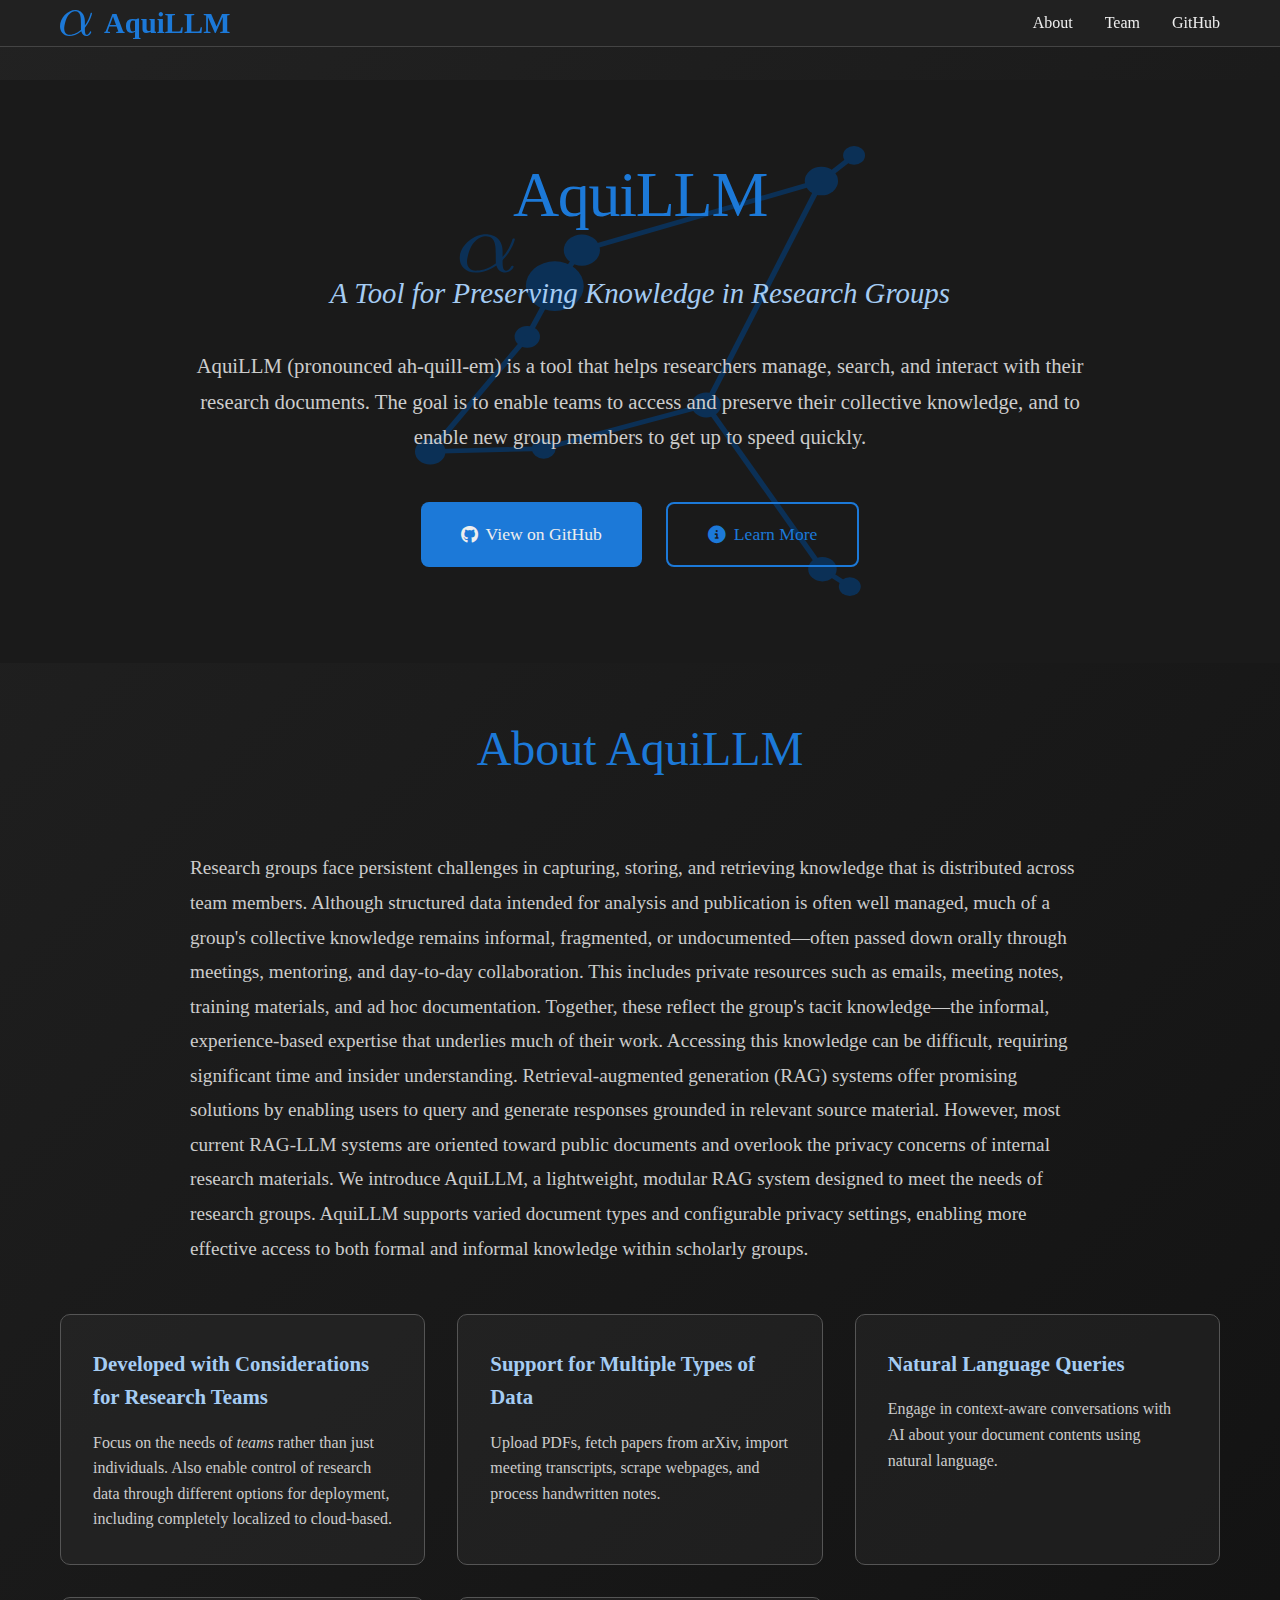
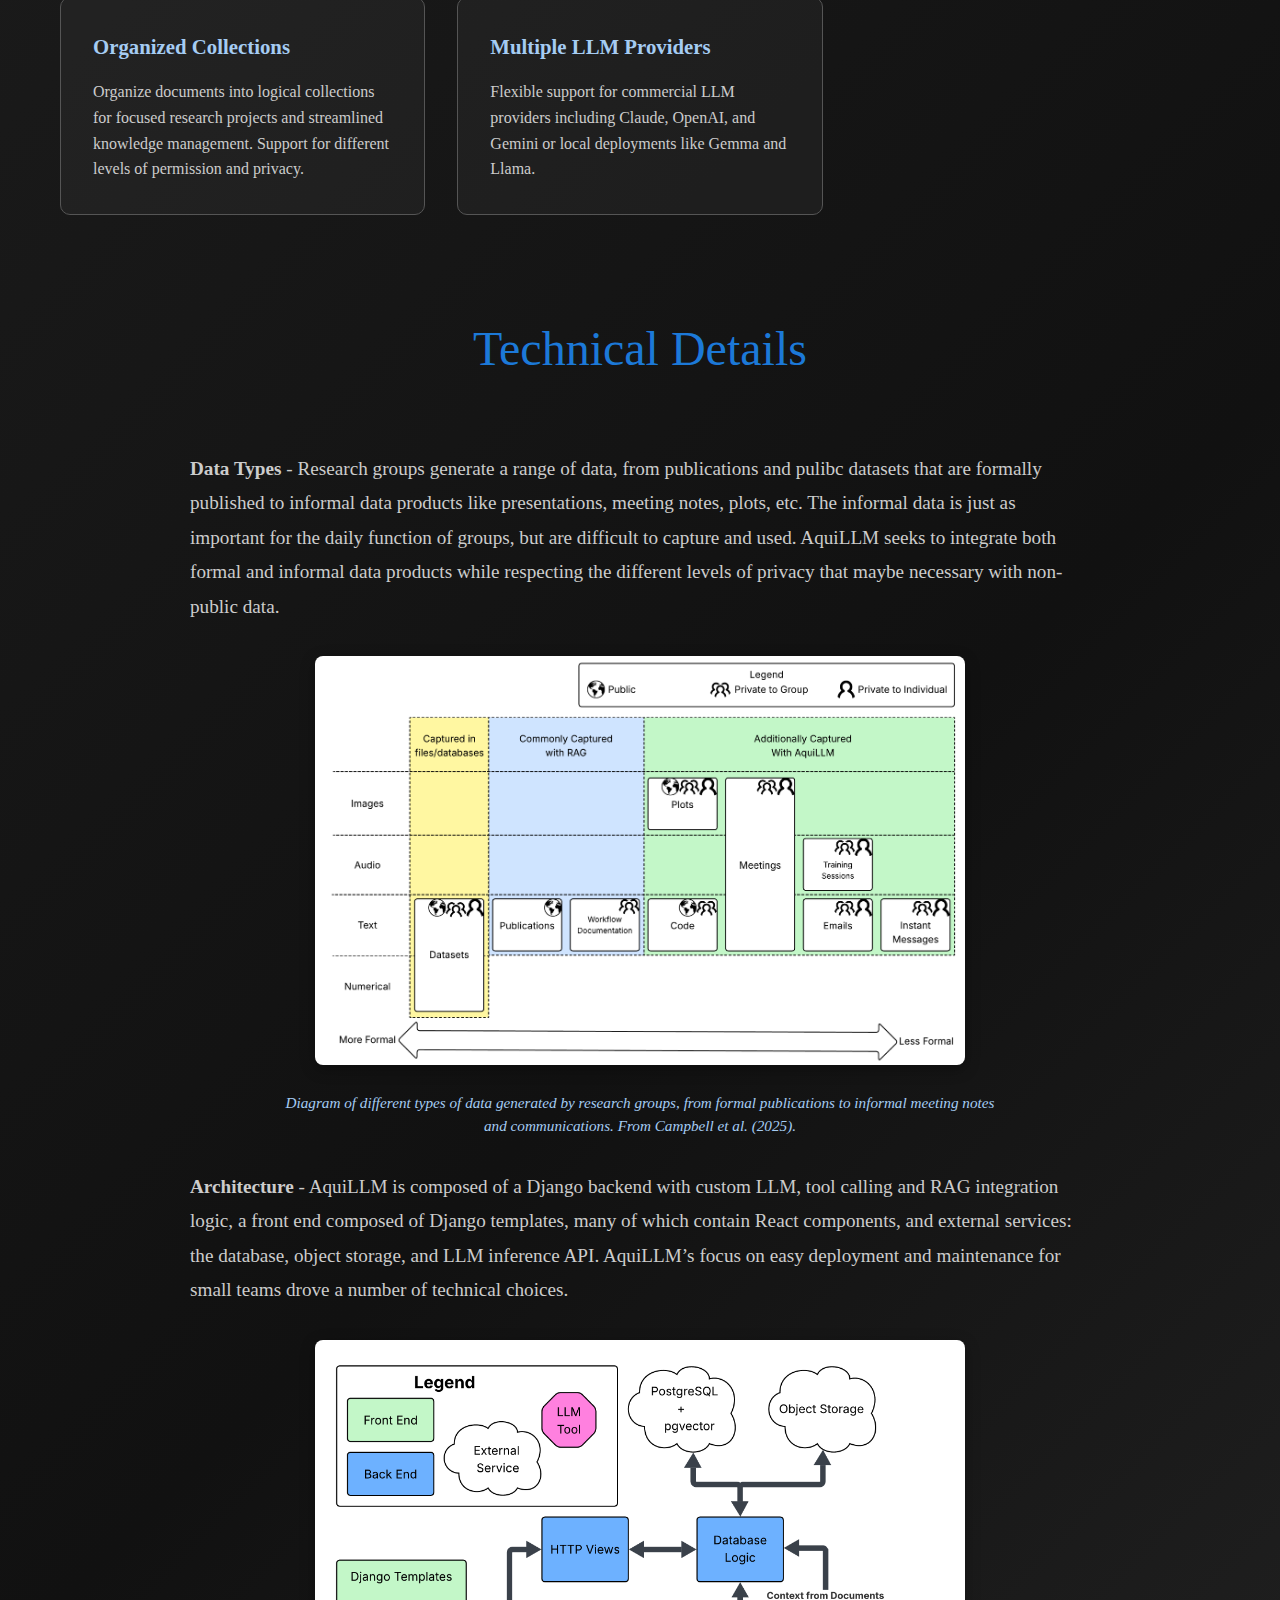
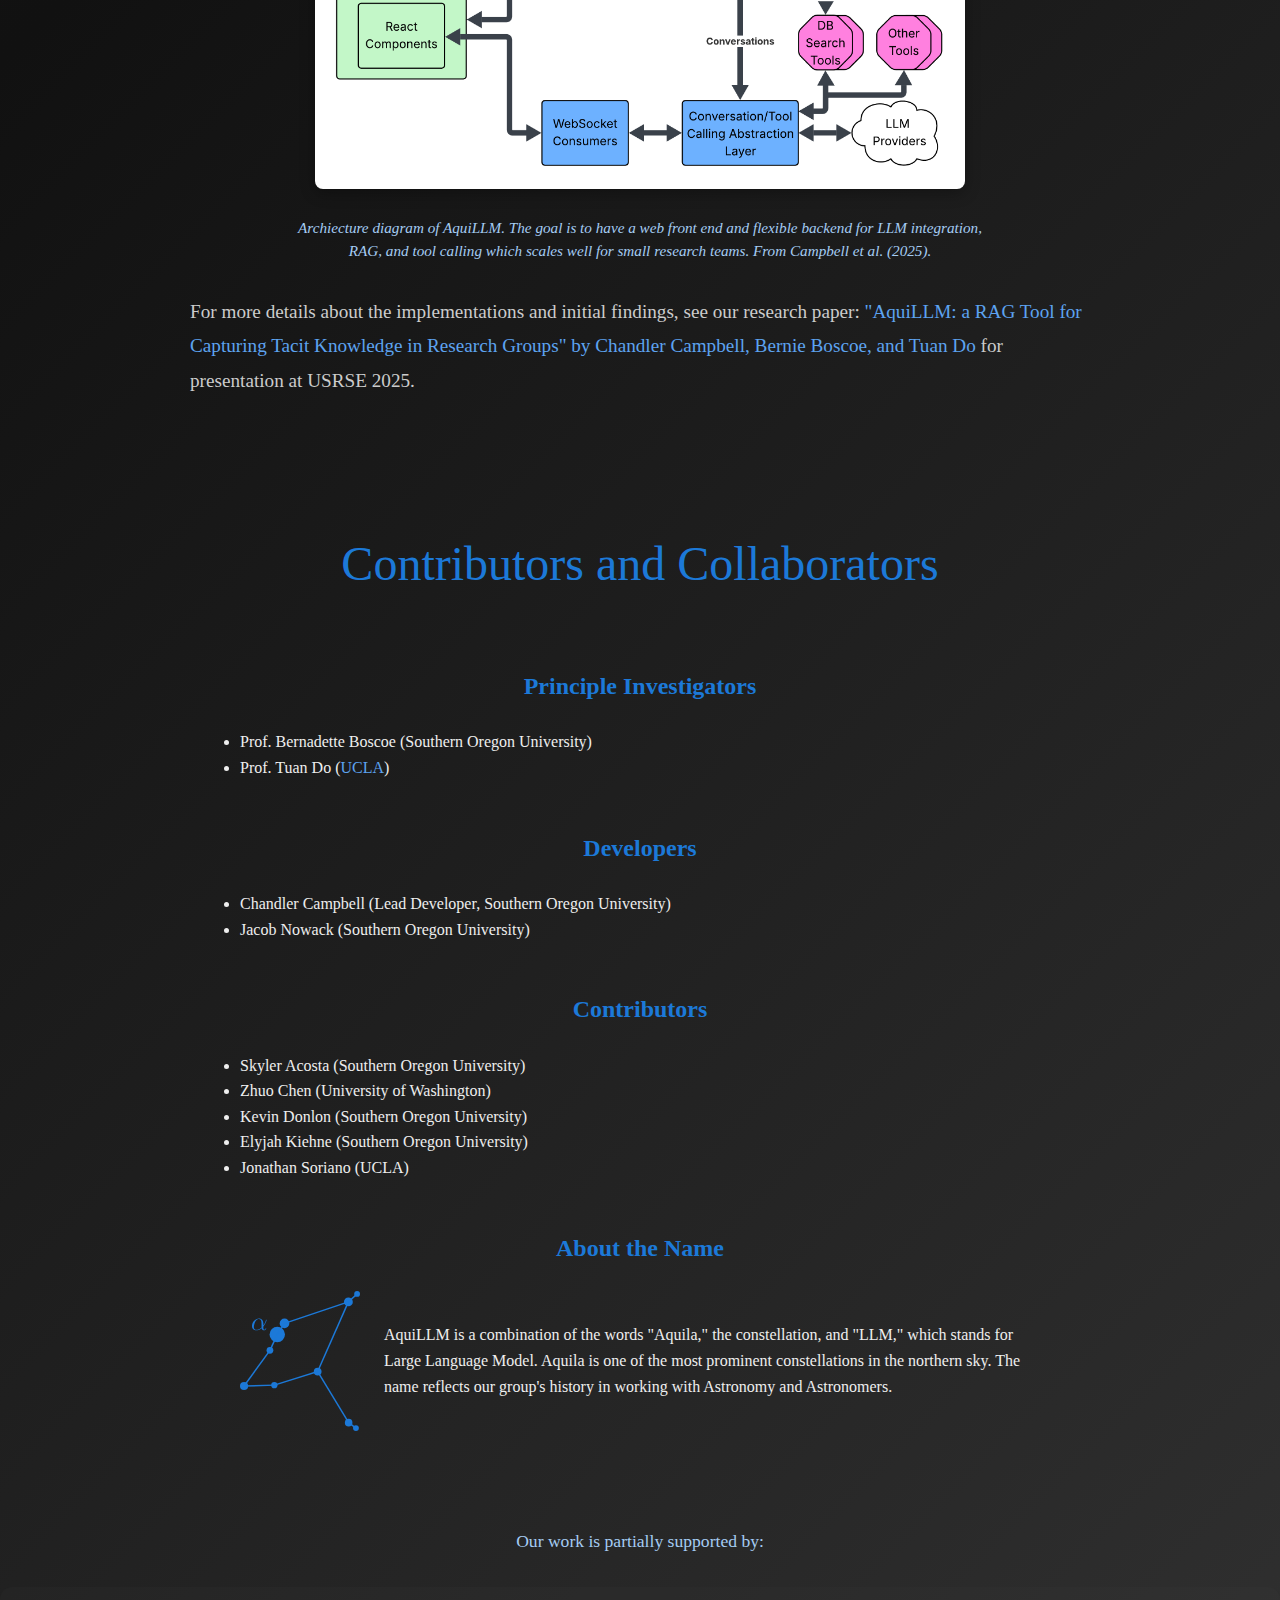
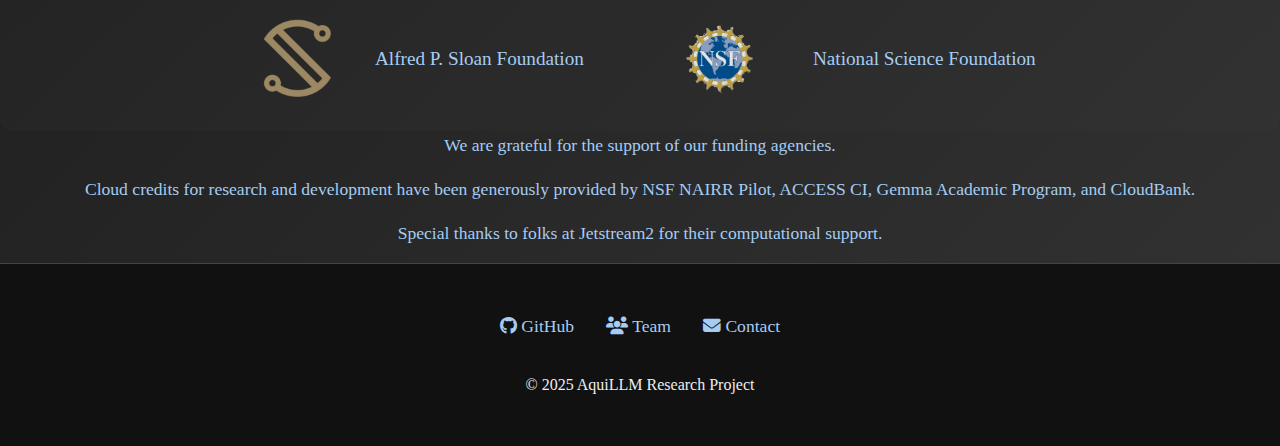
<file: indexOG.html>
<!DOCTYPE html>
<html lang="en">
<head>
    <!-- Google tag (gtag.js) -->
    <script async src="https://www.googletagmanager.com/gtag/js?id=G-6C4RTQW53J"></script>
    <script>
        window.dataLayer = window.dataLayer || [];
        function gtag() { dataLayer.push(arguments); }
        gtag('js', new Date());

        gtag('config', 'G-6C4RTQW53J');
    </script>
    <meta charset="UTF-8">
    <meta name="viewport" content="width=device-width, initial-scale=1.0">
    <link rel="icon" type="image/x-icon" href="/alpha-light.ico">

    <title>AquiLLM - AI Research Knowledge Preservation</title>
    <meta name="description" content="AquiLLM - A Tool to Preserve Research Knowledge">
    <link href="https://cdnjs.cloudflare.com/ajax/libs/font-awesome/6.4.0/css/all.min.css" rel="stylesheet">
    <link rel="stylesheet" href="styles.css">
</head>
<body>
    <header>
        <nav class="container">
            <a href="/" class="logo-container">
                <svg xmlns="http://www.w3.org/2000/svg" viewBox="0 0 32 26" class="logo-svg">
                    <path d="M24.8673 11.8191V11.4044L24.8558 10.9897L24.8329 10.598L24.81 10.2063L24.7299 9.44603L24.6383 8.73182L24.5009 8.04063L24.3521 7.38403L24.1803 6.76195L23.9743 6.17444L23.7567 5.62148L23.5048 5.09158L23.253 4.59624L22.9667 4.12393L22.6691 3.68617L22.3599 3.27148L22.0279 2.89131L21.6845 2.5342L21.341 2.20015L20.9746 1.90063L20.5968 1.62417L20.2075 1.37073L19.8183 1.14032L19.429 0.932974L19.0168 0.748654L18.6161 0.587361L18.2039 0.437599L17.7918 0.32243L17.3796 0.218757L16.9674 0.13811L16.5553 0.0804906L16.1431 0.034437L15.7424 0.011375L15.3417 -0.000120787L15.2845 1.26702C20.9288 1.26702 20.9288 8.78941 20.9288 13.2591C20.9288 15.3787 20.9288 18.7079 21.0433 19.6871C16.0286 24.0991 11.6322 24.7327 9.35383 24.7327C5.93057 24.7327 4.22469 22.1523 4.22469 18.4775C4.22469 15.6667 5.7016 9.46909 7.53344 6.54308C10.2125 2.3499 13.2923 1.26702 15.2845 1.26702L15.3417 -0.000120787C7.53345 -0.000120787 0 8.21344 0 16.3003C0 21.6339 3.42323 25.9999 9.23934 25.9999C12.8343 25.9999 16.9445 24.6751 21.2723 21.1731C22.0165 24.2143 23.8941 25.9999 26.4701 25.9999C29.4927 25.9999 31.2558 22.8435 31.2558 21.9219C31.2558 21.5187 30.9123 21.3459 30.5689 21.3459C30.1682 21.3459 29.9964 21.5187 29.8247 21.9219C28.8057 24.7327 26.7563 24.7327 26.6304 24.7327C24.8673 24.7327 24.8673 20.2631 24.8673 18.8807C24.8673 17.6711 24.8673 17.5675 25.4397 16.8763C30.7979 10.1027 32 3.44428 32 3.38668C32 3.27148 31.9428 2.8107 31.3131 2.8107C30.7406 2.8107 30.7406 2.98348 30.4544 4.02025C29.4354 7.63745 27.5464 11.9919 24.8673 15.3787V11.8191Z" />
                </svg>
                <div class="logo-text">AquiLLM</div>
            </a>
            <ul class="nav-links">
                <li><a href="#about">About</a></li>
                <li><a href="#team">Team</a></li>
                <li><a href="https://github.com/AquiLLM/AquiLLM">GitHub</a></li>
            </ul>
        </nav>
    </header>

    <main>
        <section class="hero">
            <div class="container">
                <h1>AquiLLM</h1>
                <div class="subtitle">A Tool for Preserving Knowledge in Research Groups</div>
                <p>AquiLLM (pronounced ah-quill-em) is a tool that helps researchers manage, search, and interact with their research documents. The goal is to enable teams to access and preserve their collective knowledge, and to enable new group members to get up to speed quickly.</p>
                <div class="cta-buttons">
                    <a href="https://github.com/AquiLLM/AquiLLM" class="btn btn-primary">
                        <i class="fab fa-github"></i> View on GitHub
                    </a>
                    <a href="#about" class="btn btn-secondary">
                        <i class="fas fa-info-circle"></i> Learn More
                    </a>
                </div>
                
            </div>
        </section>

        <section id="about" class="section">
            <div class="container">
                <h2 class="section-title">About AquiLLM</h2>
                <div class="about-content">
 
                    <p>Research groups face persistent challenges in capturing, storing, and retrieving knowledge that is distributed
                    across team members. Although structured data intended for
                    analysis and publication is often well managed, much of a
                    group's collective knowledge remains informal, fragmented, or
                    undocumented—often passed down orally through meetings,
                    mentoring, and day-to-day collaboration. This includes private
                    resources such as emails, meeting notes, training materials,
                    and ad hoc documentation. Together, these reflect the group's
                    tacit knowledge—the informal, experience-based expertise that
                    underlies much of their work. Accessing this knowledge can be
                    difficult, requiring significant time and insider understanding.
                    Retrieval-augmented generation (RAG) systems offer promising
                    solutions by enabling users to query and generate responses
                    grounded in relevant source material. However, most current
                    RAG-LLM systems are oriented toward public documents and
                    overlook the privacy concerns of internal research materials.
                    We introduce AquiLLM, a lightweight,
                    modular RAG system designed to meet the needs of research
                    groups. AquiLLM supports varied document types and configurable privacy settings, enabling more effective access to both
                    formal and informal knowledge within scholarly groups.</p>

                </div>
                
                <div class="features-grid">
                    <div class="feature-item">
                        <h3>Developed with Considerations for Research Teams</h3>
                        <p>Focus on the needs of <i>teams</i> rather than just individuals.  Also enable control of research data through different options
                            for deployment, including completely localized to cloud-based.</p>
                    </div>
                    <div class="feature-item">
                        <h3>Support for Multiple Types of Data</h3>
                        <p>Upload PDFs, fetch papers from arXiv, import meeting transcripts, scrape webpages, and process handwritten notes.</p>
                    </div>
                    <div class="feature-item">
                        <h3>Natural Language Queries</h3>
                        <p>Engage in context-aware conversations with AI about your document contents using natural language.</p>
                    </div>
                    <div class="feature-item">
                        <h3>Organized Collections</h3>
                        <p>Organize documents into logical collections for focused research projects and streamlined knowledge management. Support for different levels of permission and privacy.</p>
                    </div>
                    <div class="feature-item">
                        <h3>Multiple LLM Providers</h3>
                        <p>Flexible support for commercial LLM providers including Claude, OpenAI, and Gemini or local deployments like Gemma and Llama.</p>
                    </div>
                </div>
            </div>
        </section>

        <section id="about" class="section">
            <div class="container">
                <h2 class="section-title">Technical Details</h2>
                <div class="about-content">
                    <p><b>Data Types</b> - Research groups generate a range of data, from publications and pulibc datasets that are formally published to informal data products like presentations, meeting notes, plots, etc. The informal data is just as important for the daily function of groups, but are difficult to capture and used. AquiLLM seeks to integrate both formal and informal data products while respecting the different levels of privacy that maybe necessary with non-public data.</p>
                    
                    <figure>
                    <img src="data_type_diagram.png" alt="Data types diagram showing formal and informal research data" style="width: 650px; height: auto; flex-shrink: 0;">
                    <figcaption>Diagram of different types of data generated by research groups, from formal publications to informal meeting notes and communications. From Campbell et al. (2025).</figcaption>
                    </figure>
                    
                    <p><b>Architecture</b> - AquiLLM is composed of a Django backend with custom LLM, tool calling and RAG integration logic, a front end composed of Django templates, many of which contain React components, and external services: the database, object storage, and LLM inference API. AquiLLM’s focus on easy deployment and
maintenance for small teams drove a number of technical choices.</p>
                    <figure>
                    <img src="architecture.png" alt="Architecture diagram showing the architecture of AquiLLM" style="width: 650px; height: auto; flex-shrink: 0;">
                    <figcaption>Archiecture diagram of AquiLLM. The goal is to have a web front end and flexible backend for LLM integration, RAG, and tool calling which scales well for small research teams. From Campbell et al. (2025).</figcaption>
                    </figure>
                    <p>For more details about the implementations and initial findings, see our research paper: <a href="https://arxiv.org/abs/2508.05648">"AquiLLM: a RAG Tool for Capturing Tacit
Knowledge in Research Groups" by Chandler Campbell, Bernie Boscoe, and Tuan Do</a> for presentation at USRSE 2025.</p>
                </div>
            </div>
        </section>

        <section id="team" class="section team-section">
            <div class="container">
                <h2 class="section-title">Contributors and Collaborators</h2>
                <div class="contributors">
                    <div class="contributor-category">
                        <h3>Principle Investigators</h3>
                        <div class="contributor-list">
                            <ul>
                                <li>Prof. Bernadette Boscoe (Southern Oregon University)</li>
                                <li>Prof. Tuan Do (<a href="https://datalab.astro.ucla.edu/">UCLA</a>)</li>
                            </ul>
                        </div>
                    </div>
                    <div class="contributor-category">
                        <h3>Developers</h3>
                        <div class="contributor-list">
                            <ul>
                                <li>Chandler Campbell (Lead Developer, Southern Oregon University)</li>
                                <li>Jacob Nowack (Southern Oregon University)</li>
                            </ul>
                        </div>
                    </div>
                    <div class="contributor-category">
                        
                        <h3>Contributors</h3>
                        <div class="contributor-list">
                            <ul>
                                <li>Skyler Acosta (Southern Oregon University)</li>
                                <li>Zhuo Chen (University of Washington)</li>
                                <li>Kevin Donlon (Southern Oregon University)</li>
                                <li>Elyjah Kiehne (Southern Oregon University)</li>
                                <li>Jonathan Soriano (UCLA)</li>
                            </ul>

                        </div>
                    </div>
                    
                    <div class="contributor-category">
                        <h3>About the Name</h3>
                        <div style="display: flex; align-items: center; gap: 1.5rem;">
                            <img src="aquillm_logo.svg" alt="AquiLLM Logo" style="width: 120px; height: auto; flex-shrink: 0;">
                            <p>AquiLLM is a combination of the words "Aquila," the constellation, and "LLM," which stands for Large Language Model. Aquila is one of the most prominent constellations in the northern sky. The name reflects our group's history in working with Astronomy and Astronomers.</p>
                        </div>
                        

                </div>
            </div>
        </section>

        <div class="funding-text">Our work is partially supported by:</div>
                <div class="funding-logos">
                    <div class="funding-item">
                        <img src="sloan.png" alt="Alfred P. Sloan Foundation">
                        <span class="funding-name">Alfred P. Sloan Foundation</span>
                    </div>
                    <div class="funding-item">
                        <img src="nsf.png" alt="National Science Foundation">
                        <span class="funding-name">National Science Foundation</span>
                    </div>
        </div>
        <div class="funding-text">We are grateful for the support of our funding agencies.</div>
        <div class="funding-text">Cloud credits for research and development have been generously provided by NSF NAIRR Pilot, ACCESS CI, Gemma Academic Program, and CloudBank. </div>
        <div class="funding-text">Special thanks to folks at Jetstream2 for their computational support.</div>


    </main>

    <footer>
        <div class="container">
            <div class="footer-links">
                <a href="https://github.com/AquiLLM/AquiLLM">
                    <i class="fab fa-github"></i> GitHub
                </a>
                <a href="#team">
                    <i class="fas fa-users"></i> Team
                </a>
                <a href="mailto:contact@aquillm.org">
                    <i class="fas fa-envelope"></i> Contact
                </a>
            </div>
            <p>&copy; 2025 AquiLLM Research Project</p>
        </div>
    </footer>
</body>
</html>
</file>
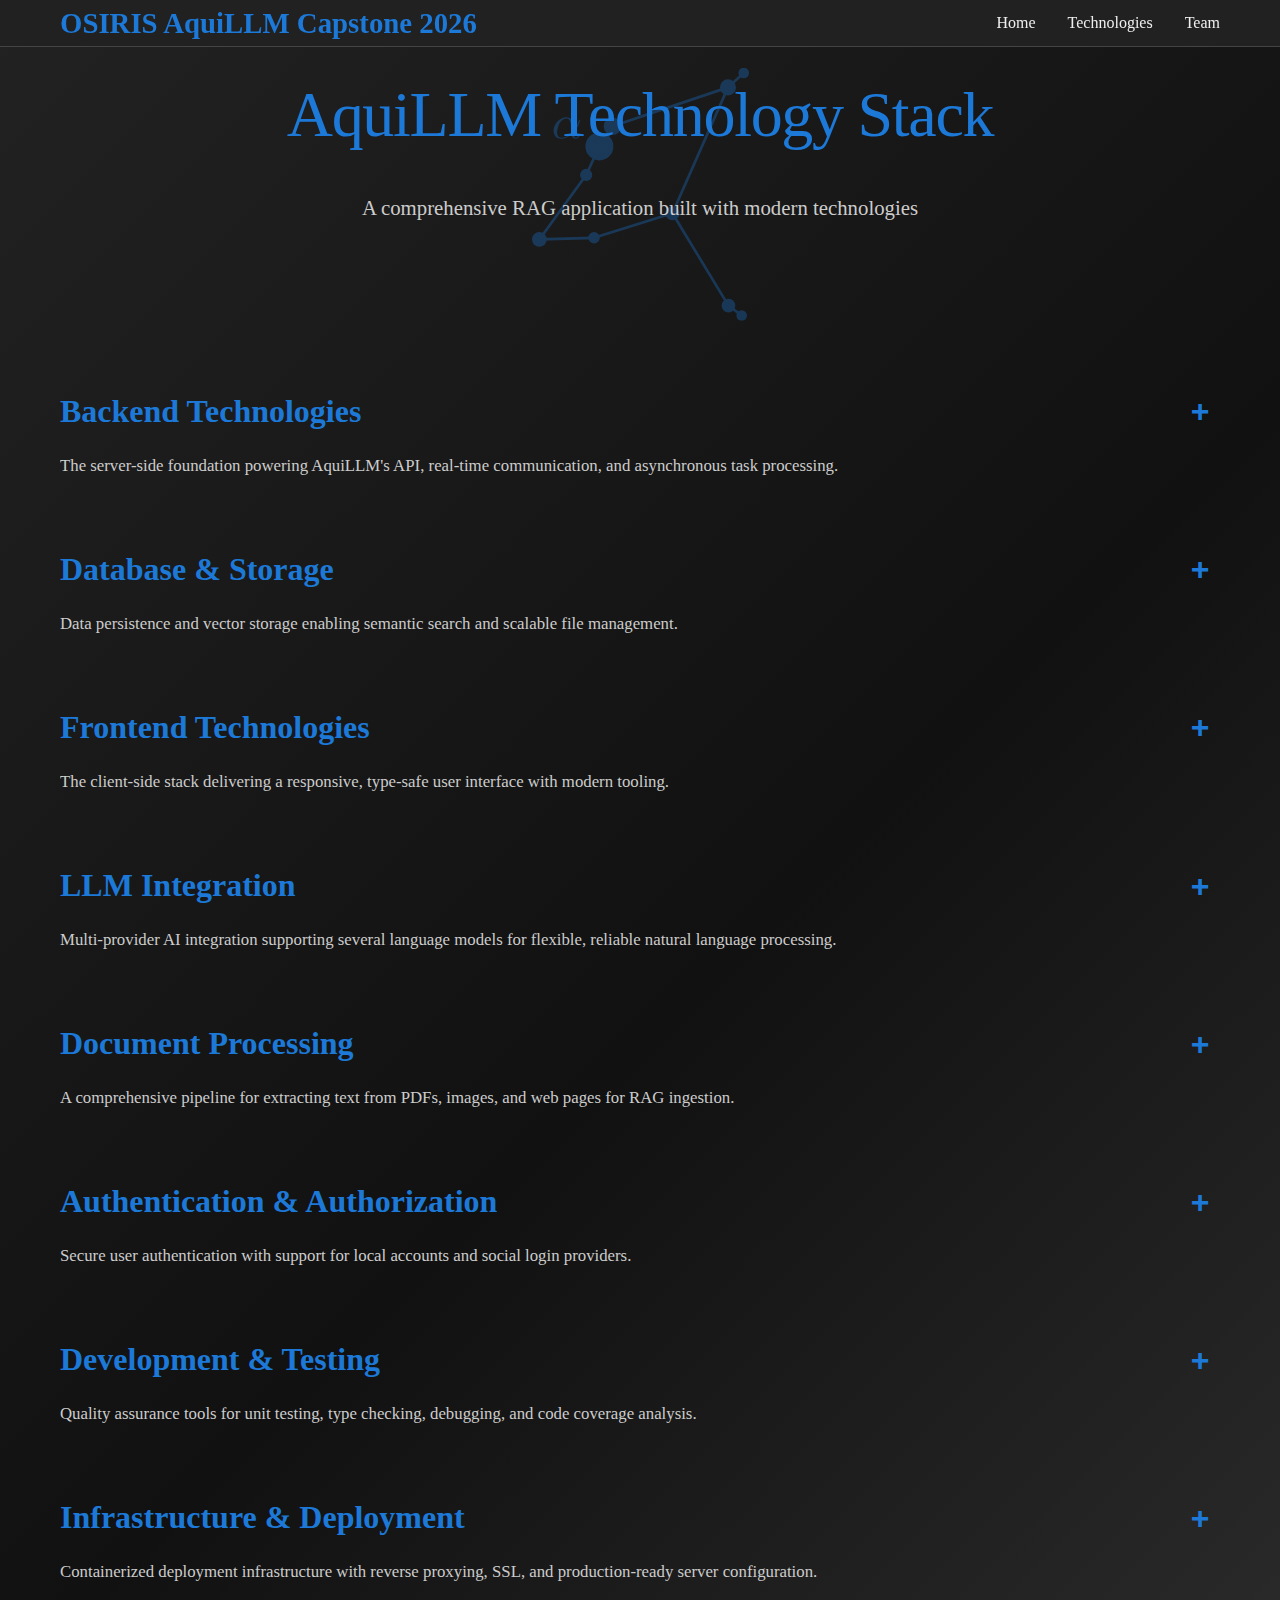
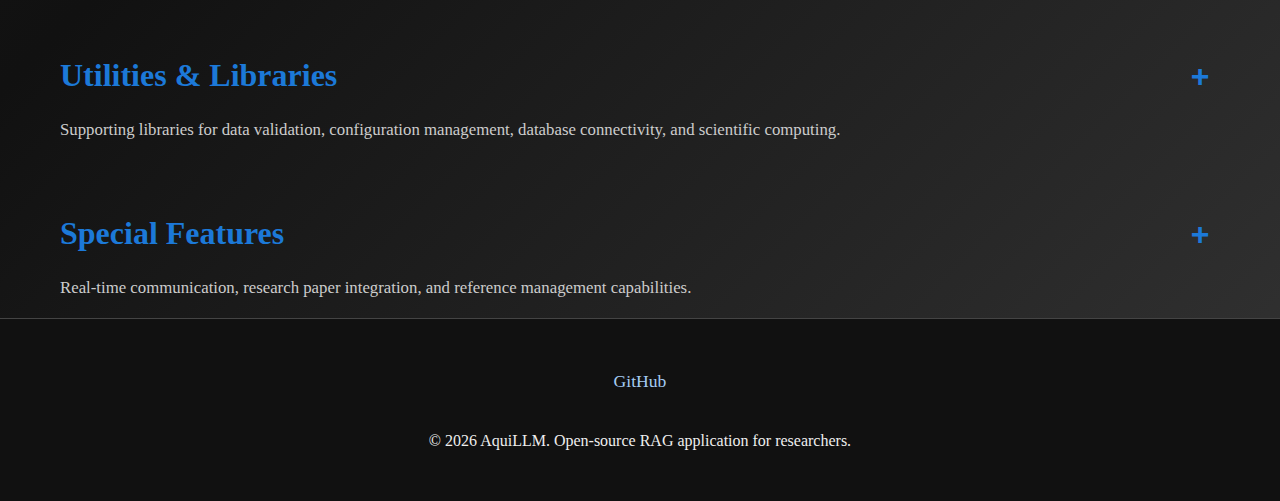
<file: technologies.html>
<!DOCTYPE html>
<html lang="en">
<head>
    <meta charset="UTF-8">
    <meta name="viewport" content="width=device-width, initial-scale=1.0">
    <title>Technologies | OSIRIS AquiLLM</title>
    <link rel="icon" type="image/x-icon" href="./images/aquila.svg">
    <link rel="stylesheet" href="./css/styles.css">
</head>
<body>
    <header id="navbar"></header>
    <script>
        fetch('./utilities/nav.html')
            .then(response => response.text())
            .then(html => document.getElementById('navbar').innerHTML = html);
    </script>

    <main class="container">
        <section class="hero">
            <div class="hero-background"></div>
            <div class="hero-content">
            <h1>AquiLLM Technology Stack</h1>
            <p>A comprehensive RAG application built with modern technologies</p>
        </section>
        
        <section class="technologies-section">
            <div class="section-header">
                <h2>Backend Technologies</h2>
                <button class="dropdown-toggle" aria-expanded="false"></button>
            </div>
            <p class="section-snippet">The server-side foundation powering AquiLLM's API, real-time communication, and asynchronous task processing.</p>
            <div class="tech-grid-container collapsed">
                <div class="tech-grid">
                    <div class="tech-card">
                        <h3>Python</h3>
                        <p>Core language for backend development, providing server-side logic.</p>
                    </div>
                    <div class="tech-card">
                        <h3>Django</h3>
                        <p>Web framework for building the  web application with built in ORM, admin panel, and security features.</p>
                    </div>
                    <div class="tech-card">
                        <h3>Django Channels</h3>
                        <p>Extends Django to handle WebSocket connections for real time bidirectional communication and live chat features.</p>
                    </div>
                    <div class="tech-card">
                        <h3>Daphne</h3>
                        <p>ASGI server for handling asynchronous protocol servers, enabling WebSocket support with Django Channels.</p>
                    </div>
                    <div class="tech-card">
                        <h3>Celery</h3>
                        <p>Asynchronous task queue for handling long running operations like document processing, web scraping, and LLM inference.</p>
                    </div>
                    <div class="tech-card">
                        <h3>Redis</h3>
                        <p>Memory data structure store, used as message broker for Celery and caching layer for performance optimization.</p>
                    </div>
                </div>
            </div>

            <div class="section-header">
                <h2>Database & Storage</h2>
                <button class="dropdown-toggle" aria-expanded="false"></button>
            </div>
            <p class="section-snippet">Data persistence and vector storage enabling semantic search and scalable file management.</p>
            <div class="tech-grid-container collapsed">
                <div class="tech-grid">
                    <div class="tech-card">
                        <h3>PostgreSQL</h3>
                        <p>Relational database for storing user data, collections, documents, and metadata with ACID compliance.</p>
                    </div>
                    <div class="tech-card">
                        <h3>pgvector</h3>
                        <p>PostgreSQL extension for storing and querying vector embeddings, enabling semantic search across documents.</p>
                    </div>
                    <div class="tech-card">
                        <h3>Django Storages</h3>
                        <p>Provides cloud storage backends for Google Cloud Storage and AWS S3 for scalable file storage.</p>
                    </div>
                    <div class="tech-card">
                        <h3>Boto3</h3>
                        <p>AWS SDK for Python, enabling integration with S3 for document and media file storage.</p>
                    </div>
                </div>
            </div>

            <div class="section-header">
                <h2>Frontend Technologies</h2>
                <button class="dropdown-toggle" aria-expanded="false"></button>
            </div>
            <p class="section-snippet">The client-side stack delivering a responsive, type-safe user interface with modern tooling.</p>
            <div class="tech-grid-container collapsed">
                <div class="tech-grid">
                    <div class="tech-card">
                        <h3>React</h3>
                        <p>JavaScript library for building interactive user interfaces with component based architecture.</p>
                    </div>
                    <div class="tech-card">
                        <h3>TypeScript</h3>
                        <p>Typed superset of JavaScript for improved code quality, better IDE support, and early error detection in frontend code.</p>
                    </div>
                    <div class="tech-card">
                        <h3>Vite</h3>
                        <p>Next generation build tool and development server providing fast hot module replacement during development.</p>
                    </div>
                    <div class="tech-card">
                        <h3>Tailwind CSS</h3>
                        <p> CSS framework for UI development with responsive design utilities.</p>
                    </div>
                    <div class="tech-card">
                        <h3>Playwright</h3>
                        <p>Browser automation testing framework for end-to-end testing of the React frontend.</p>
                    </div>
                </div>
            </div>

            <div class="section-header">
                <h2>LLM Integration</h2>
                <button class="dropdown-toggle" aria-expanded="false"></button>
            </div>
            <p class="section-snippet">Multi-provider AI integration supporting several language models for flexible, reliable natural language processing.</p>
            <div class="tech-grid-container collapsed">
                <div class="tech-grid">
                    <div class="tech-card">
                        <h3>Anthropic Claude</h3>
                        <p>Integration with Claude API for advanced natural language understanding and generation.</p>
                    </div>
                    <div class="tech-card">
                        <h3>OpenAI GPT</h3>
                        <p>Support for OpenAI's GPT models for alternative LLM capabilities and multi model support.</p>
                    </div>
                    <div class="tech-card">
                        <h3>Google Gemini</h3>
                        <p>Integration with Google's Gemini API for additional LLM options and flexibility.</p>
                    </div>
                    <div class="tech-card">
                        <h3>Cohere</h3>
                        <p>Cohere API integration for semantic text embeddings and retrieval augmented generation capabilities.</p>
                    </div>
                    <div class="tech-card">
                        <h3>Tenacity</h3>
                        <p>Retry library for handling transient failures when calling external LLM APIs with exponential backoff.</p>
                    </div>
                    <div class="tech-card">
                        <h3>Tiktoken</h3>
                        <p>Token encoder for OpenAI models, used for calculating token counts and managing context windows.</p>
                    </div>
                </div>
            </div>

            <div class="section-header">
                <h2>Document Processing</h2>
                <button class="dropdown-toggle" aria-expanded="false"></button>
            </div>
            <p class="section-snippet">A comprehensive pipeline for extracting text from PDFs, images, and web pages for RAG ingestion.</p>
            <div class="tech-grid-container collapsed">
                <div class="tech-grid">
                    <div class="tech-card">
                        <h3>PyPDF</h3>
                        <p>Python library for reading and extracting text content from PDF documents.</p>
                    </div>
                    <div class="tech-card">
                        <h3>PDF2Image</h3>
                        <p>Converts PDF pages to images for OCR processing of scanned documents.</p>
                    </div>
                    <div class="tech-card">
                        <h3>Pytesseract</h3>
                        <p>Python wrapper for Tesseract OCR engine for extracting text from images and handwritten notes.</p>
                    </div>
                    <div class="tech-card">
                        <h3>Pillow</h3>
                        <p>Python Imaging Library for image processing and manipulation tasks.</p>
                    </div>
                    <div class="tech-card">
                        <h3>BeautifulSoup4</h3>
                        <p>HTML and XML parsing library for web scraping and extracting content from webpages.</p>
                    </div>
                    <div class="tech-card">
                        <h3>Trafilatura</h3>
                        <p>Web scraping library specifically designed for extracting article content and text from websites.</p>
                    </div>
                    <div class="tech-card">
                        <h3>Selenium</h3>
                        <p>Browser automation tool for scraping JavaScript rendered webpages and dynamic content.</p>
                    </div>
                    <div class="tech-card">
                        <h3>Chardet</h3>
                        <p>Character encoding detection library for handling documents with various encoding formats.</p>
                    </div>
                </div>
            </div>

            <div class="section-header">
                <h2>Authentication & Authorization</h2>
                <button class="dropdown-toggle" aria-expanded="false"></button>
            </div>
            <p class="section-snippet">Secure user authentication with support for local accounts and social login providers.</p>
            <div class="tech-grid-container collapsed">
                <div class="tech-grid">
                    <div class="tech-card">
                        <h3>Django-Allauth</h3>
                        <p>Authentication framework supporting local accounts and social authentication (Google OAuth).</p>
                    </div>
                    <div class="tech-card">
                        <h3>Requests-OAuthlib</h3>
                        <p>OAuth library for handling OAuth 2.0 authentication flows with external providers.</p>
                    </div>
                </div>
            </div>

            <div class="section-header">
                <h2>Development & Testing</h2>
                <button class="dropdown-toggle" aria-expanded="false"></button>
            </div>
            <p class="section-snippet">Quality assurance tools for unit testing, type checking, debugging, and code coverage analysis.</p>
            <div class="tech-grid-container collapsed">
                <div class="tech-grid">
                    <div class="tech-card">
                        <h3>pytest</h3>
                        <p>Testing framework for writing and running unit and integration tests for Python code.</p>
                    </div>
                    <div class="tech-card">
                        <h3>pytest-cov</h3>
                        <p>Coverage plugin for pytest to measure code coverage of test suites.</p>
                    </div>
                    <div class="tech-card">
                        <h3>pytest-django</h3>
                        <p>Plugin providing Django-specific features and fixtures for testing Django applications.</p>
                    </div>
                    <div class="tech-card">
                        <h3>Django Extensions</h3>
                        <p>Collection of custom extensions and management commands for Django development.</p>
                    </div>
                    <div class="tech-card">
                        <h3>Django Debug Toolbar</h3>
                        <p>Development toolbar for debugging queries, performance analysis, and development insights.</p>
                    </div>
                    <div class="tech-card">
                        <h3>Django Stubs</h3>
                        <p>Type hints for Django framework enabling better static type checking with mypy.</p>
                    </div>
                    <div class="tech-card">
                        <h3>Mypy</h3>
                        <p>Static type checker for Python to catch type errors before runtime.</p>
                    </div>
                    <div class="tech-card">
                        <h3>TypeGuard</h3>
                        <p>Runtime type checking utility for validating type hints at runtime.</p>
                    </div>
                    <div class="tech-card">
                        <h3>Debugpy</h3>
                        <p>Python debugger for remote debugging and IDE integration during development.</p>
                    </div>
                </div>
            </div>

            <div class="section-header">
                <h2>Infrastructure & Deployment</h2>
                <button class="dropdown-toggle" aria-expanded="false"></button>
            </div>
            <p class="section-snippet">Containerized deployment infrastructure with reverse proxying, SSL, and production-ready server configuration.</p>
            <div class="tech-grid-container collapsed">
                <div class="tech-grid">
                    <div class="tech-card">
                        <h3>Docker</h3>
                        <p>Containerization platform for packaging the application and dependencies into isolated containers.</p>
                    </div>
                    <div class="tech-card">
                        <h3>Docker Compose</h3>
                        <p>Tool for defining and running multi container Docker applications with orchestration capabilities.</p>
                    </div>
                    <div class="tech-card">
                        <h3>Nginx</h3>
                        <p>High performance web server and reverse proxy for handling HTTP requests and load balancing.</p>
                    </div>
                    <div class="tech-card">
                        <h3>Gunicorn</h3>
                        <p>Python WSGI HTTP Server for running Django applications in production environments.</p>
                    </div>
                    <div class="tech-card">
                        <h3>Uvicorn</h3>
                        <p>ASGI server for running asynchronous Python web applications.</p>
                    </div>
                    <div class="tech-card">
                        <h3>WhiteNoise</h3>
                        <p>Middleware for serving static files efficiently from Django without a separate web server.</p>
                    </div>
                    <div class="tech-card">
                        <h3>Certbot</h3>
                        <p>Tool for automatically provisioning and renewing SSL/TLS certificates from Let's Encrypt.</p>
                    </div>
                </div>
            </div>

            <div class="section-header">
                <h2>Utilities & Libraries</h2>
                <button class="dropdown-toggle" aria-expanded="false"></button>
            </div>
            <p class="section-snippet">Supporting libraries for data validation, configuration management, database connectivity, and scientific computing.</p>
            <div class="tech-grid-container collapsed">
                <div class="tech-grid">
                    <div class="tech-card">
                        <h3>Pydantic</h3>
                        <p>Data validation and settings management using Python type annotations.</p>
                    </div>
                    <div class="tech-card">
                        <h3>Python-Dotenv</h3>
                        <p>Loads environment variables from .env files for configuration management.</p>
                    </div>
                    <div class="tech-card">
                        <h3>Werkzeug</h3>
                        <p>WSGI utility library providing utilities for building web applications.</p>
                    </div>
                    <div class="tech-card">
                        <h3>Psycopg2</h3>
                        <p>PostgreSQL adapter for Python, enabling database connectivity.</p>
                    </div>
                    <div class="tech-card">
                        <h3>NumPy</h3>
                        <p>Numerical computing library for handling arrays and mathematical operations.</p>
                    </div>
                    <div class="tech-card">
                        <h3>Astropy</h3>
                        <p>Astronomy library for scientific computations and data processing.</p>
                    </div>
                    <div class="tech-card">
                        <h3>Requests-OAuthlib</h3>
                        <p>OAuth 2.0 implementation for authentication with external services.</p>
                    </div>
                </div>
            </div>

            <div class="section-header">
                <h2>Special Features</h2>
                <button class="dropdown-toggle" aria-expanded="false"></button>
            </div>
            <p class="section-snippet">Real-time communication, research paper integration, and reference management capabilities.</p>
            <div class="tech-grid-container collapsed">
                <div class="tech-grid">
                    <div class="tech-card">
                        <h3>WebSockets</h3>
                        <p>Real time bidirectional communication protocol for live chat and streaming responses.</p>
                    </div>
                    <div class="tech-card">
                        <h3>Channels-Redis</h3>
                        <p>Redis channel layer backend for Django Channels, enabling distributed WebSocket support.</p>
                    </div>
                    <div class="tech-card">
                        <h3>arXiv API</h3>
                        <p>Integration with arXiv API for fetching research papers by ID.</p>
                    </div>
                    <div class="tech-card">
                        <h3>Zotero API</h3>
                        <p>Integration with Zotero research library management platform for importing bibliographic data.</p>
                    </div>
                </div>
            </div>
        </section>
    </main>

    <footer>
        <div class="container">
            <div class="footer-links">
                <a href="https://github.com/AquiLLM/AquiLLM">GitHub</a>
            </div>
            <p>&copy; 2026 AquiLLM. Open-source RAG application for researchers.</p>
        </div>
    </footer>

    <script>
        document.querySelectorAll('.dropdown-toggle').forEach(button => {
            button.addEventListener('click', function() {
                const header = this.closest('.section-header');
                const snippet = header.nextElementSibling;
                const container = snippet.nextElementSibling;
                const isExpanded = this.getAttribute('aria-expanded') === 'true';

                this.setAttribute('aria-expanded', !isExpanded);
                container.classList.toggle('collapsed');
                snippet.classList.toggle('hidden');
            });
        });
    </script>
</body>
</html>
</file>
<file: styles.css>
* {
    margin: 0;
    padding: 0;
    box-sizing: border-box;
}

body {
    font-family: 'Latin Modern Roman', Georgia, serif;
    line-height: 1.6;
    color: #eeeeee;
    background: linear-gradient(135deg, #222222 0%, #111111 50%, #333333 100%);
    min-height: 100vh;
}

.container {
    max-width: 1200px;
    margin: 0 auto;
    padding: 0 20px;
}

header {
    background: rgba(34, 34, 34, 0.95);
    backdrop-filter: blur(10px);
    position: fixed;
    top: 0;
    width: 100%;
    z-index: 1000;
    border-bottom: 1px solid #444444;
}

nav {
    display: flex;
    justify-content: space-between;
    align-items: center;
    padding: 1rem 0;
}
ul ul {
    padding-left: 30px;
}


.logo-container {
    display: flex;
    align-items: center;
    gap: 0.75rem;
    text-decoration: none;
}

.logo-container:hover {
    text-decoration: none;
}

.logo-svg {
    width: 32px;
    height: 32px;
    fill: #1C79D8;
}

.logo-text {
    font-size: 1.8rem;
    font-weight: bold;
    color: #1C79D8;
}

.nav-links {
    display: flex;
    list-style: none;
    gap: 2rem;
}

.nav-links a {
    text-decoration: none;
    color: #eeeeee;
    font-weight: 500;
    transition: color 0.3s;
}

.nav-links a:hover {
    color: #1C79D8;
}

main {
    margin-top: 80px;
}

/* General link styling */
a {
    color: #5DA3F0;
    text-decoration: none;
    transition: color 0.3s;
}

a:hover {
    color: #1C79D8;
    text-decoration: underline;
}

/* Hero section */
.hero {
    text-align: center;
    padding: 4rem 0;
    background-color: #1a1a1a;
    position: relative;
}

.hero::before {
    content: '';
    position: absolute;
    top: 0;
    left: 0;
    right: 0;
    bottom: 0;
    background: url('aquillm_logo.svg');
    background-size: 450px 450px;
    background-position: center;
    background-repeat: no-repeat;
    filter: brightness(0.4) contrast(1.0);
    z-index: 0;
}

.hero .container {
    position: relative;
    z-index: 1;
}

.hero h1 {
    font-size: 4rem;
    margin-bottom: 1.5rem;
    color: #1C79D8;
    font-weight: normal;
    letter-spacing: -0.02em;
}

.hero .subtitle {
    font-size: 1.8rem;
    margin-bottom: 2rem;
    color: #A5CCF3;
    font-weight: 300;
    font-style: italic;
}

.hero p {
    font-size: 1.3rem;
    margin-bottom: 3rem;
    color: #cccccc;
    max-width: 900px;
    margin-left: auto;
    margin-right: auto;
    line-height: 1.7;
}

/* Buttons */
.cta-buttons {
    display: flex;
    gap: 1.5rem;
    justify-content: center;
    margin-top: 2rem;
    flex-wrap: wrap;
    margin-bottom: 2rem;
}

.btn {
    padding: 1rem 2.5rem;
    border: none;
    border-radius: 8px;
    text-decoration: none;
    font-weight: 500;
    transition: all 0.3s;
    display: inline-flex;
    align-items: center;
    gap: 0.5rem;
    font-size: 1.1rem;
}

.btn-primary {
    background: #1C79D8;
    color: #eeeeee;
}

.btn-primary:hover {
    background: #1B4979;
    transform: translateY(-2px);
    box-shadow: 0 8px 25px rgba(28, 121, 216, 0.3);
}

.btn-secondary {
    background: transparent;
    color: #1C79D8;
    border: 2px solid #1C79D8;
}

.btn-secondary:hover {
    background: #1C79D8;
    color: #eeeeee;
}

/* Funding section */
.funding-logos {
    display: flex;
    justify-content: center;
    align-items: center;
    gap: 4rem;
    padding: 2rem;
    background: rgba(68, 68, 68, 0.1);
    border-radius: 12px;
    margin-top: 2rem;
    flex-wrap: wrap;
}

.funding-item {
    display: flex;
    align-items: center;
    gap: 1.5rem;
    transition: transform 0.3s ease;
}

.funding-item:hover {
    transform: scale(1.05);
}

.funding-logos img {
    height: 80px;
    filter: brightness(0.9);
    transition: filter 0.3s;
}

.funding-logos img:hover {
    filter: brightness(1.1);
}

.funding-name {
    color: #A5CCF3;
    font-size: 1.2rem;
    font-weight: 500;
}

.funding-text {
    text-align: center;
    color: #A5CCF3;
    font-size: 1.1rem;
    margin-bottom: 1rem;
}

/* Sections */
.section {
    padding: 3rem 0;
}

.section-title {
    text-align: center;
    font-size: 3rem;
    margin-bottom: 4rem;
    color: #1C79D8;
    font-weight: normal;
}

/* About content */
.about-content {
    max-width: 900px;
    margin: 0 auto;
    color: #cccccc;
    font-size: 1.2rem;
    line-height: 1.8;
}

.about-content p {
    margin-bottom: 2rem;
}

/* Ideas content (GSOC page) */
.ideas-content {
    max-width: 900px;
    margin: 0 auto;
    color: #cccccc;
    font-size: 1.2rem;
    line-height: 1.8;
}

/* Features grid */
.features-grid {
    display: grid;
    grid-template-columns: repeat(auto-fit, minmax(300px, 1fr));
    gap: 2rem;
    margin-top: 3rem;
}

.feature-item {
    background: rgba(68, 68, 68, 0.2);
    padding: 2rem;
    border-radius: 10px;
    border: 1px solid #555555;
    transition: all 0.3s;
}

.feature-item:hover {
    transform: translateY(-3px);
    border-color: #1C79D8;
    box-shadow: 0 10px 30px rgba(28, 121, 216, 0.1);
}

.feature-item h3 {
    color: #A5CCF3;
    margin-bottom: 1rem;
    font-size: 1.3rem;
}

.feature-item p {
    color: #cccccc;
    font-size: 1rem;
    line-height: 1.6;
}

/* Contributors */
.contributors {
    max-width: 800px;
    margin: 0 auto;
}

.contributor-category {
    margin-bottom: 3rem;
}

.contributor-category h3 {
    color: #1C79D8;
    font-size: 1.5rem;
    margin-bottom: 1.5rem;
    text-align: center;
}

.contributor-list {
    display: grid;
    grid-template-columns: repeat(auto-fit, minmax(250px, 1fr));
    gap: 1.5rem;
}

.contributor {
    background: rgba(68, 68, 68, 0.2);
    padding: 1.5rem;
    border-radius: 10px;
    border: 1px solid #555555;
    text-align: center;
    transition: all 0.3s;
}

.contributor:hover {
    transform: translateY(-3px);
    border-color: #1C79D8;
}

.contributor h4 {
    color: #A5CCF3;
    margin-bottom: 0.5rem;
    font-size: 1.1rem;
}

.contributor p {
    color: #cccccc;
    font-size: 0.9rem;
}

/* Figures */
figure {
    margin: 2rem auto;
    text-align: center;
    max-width: 100%;
}

figure img {
    max-width: 100%;
    height: auto;
    border-radius: 8px;
    box-shadow: 0 4px 15px rgba(0, 0, 0, 0.3);
}

figcaption {
    margin-top: 1rem;
    color: #A5CCF3;
    font-size: 0.95rem;
    font-style: italic;
    line-height: 1.5;
    max-width: 80%;
    margin-left: auto;
    margin-right: auto;
}

/* Footer */
footer {
    background: #111111;
    color: #eeeeee;
    text-align: center;
    padding: 3rem 0;
    border-top: 1px solid #444444;
}

.footer-links {
    display: flex;
    justify-content: center;
    gap: 2rem;
    margin-bottom: 2rem;
    flex-wrap: wrap;
}

.footer-links a {
    color: #A5CCF3;
    text-decoration: none;
    font-size: 1.1rem;
    transition: color 0.3s;
}

.footer-links a:hover {
    color: #1C79D8;
}

/* Responsive */
@media (max-width: 768px) {
    .hero::before {
        background-size: 300px 300px;
    }

    .hero h1 {
        font-size: 2.5rem;
    }

    .nav-links {
        display: none;
    }

    .cta-buttons {
        flex-direction: column;
        align-items: center;
    }

    .funding-logos {
        flex-direction: column;
        gap: 2rem;
    }

    .funding-item {
        flex-direction: column;
        text-align: center;
        gap: 1rem;
    }

    .section {
        padding: 4rem 0;
    }

    .contributor-list {
        grid-template-columns: 1fr;
    }
}
</file>
<file: css/styles.css>
/* This CSS was taken from aquillm.org and modified for static website use and additional functionality */

* {
    margin: 0;
    padding: 0;
    box-sizing: border-box;
}

body {
    font-family: 'Latin Modern Roman', Georgia, serif;
    line-height: 1.6;
    color: #eeeeee;
    background: linear-gradient(135deg, #222222 0%, #111111 50%, #333333 100%);
    min-height: 100vh;
}

.container {
    max-width: 1200px;
    margin: 0 auto;
    padding: 0 20px;
}

header {
    background: rgba(34, 34, 34, 0.95);
    backdrop-filter: blur(10px);
    position: fixed;
    top: 0;
    width: 100%;
    z-index: 1000;
    border-bottom: 1px solid #444444;
}

nav {
    display: flex;
    justify-content: space-between;
    align-items: center;
    padding: 1rem 0;
}
ul ul {
    padding-left: 30px;
}


.logo-container {
    display: flex;
    align-items: center;
    gap: 0.75rem;
    text-decoration: none;
}

.logo-container:hover {
    transform: scale(1.1) translateY(-2px);
    text-shadow: 0 0 8px #7daee0f8;
    text-decoration: none;
}

.logo-svg {
    width: 32px;
    height: 32px;
    fill: #1C79D8;
}

.logo-text {
    font-size: 1.8rem;
    font-weight: bold;
    color: #1C79D8;
}

.nav-links {
    display: flex;
    list-style: none;
    gap: 2rem;
}

.hamburger {
    display: none;
    flex-direction: column;
    cursor: pointer;
    border: none;
    background: none;
    padding: 0.5rem;
    gap: 0.4rem;
    z-index: 100;
}

.hamburger span {
    display: block;
    width: 25px;
    height: 3px;
    background: #eeeeee;
    border-radius: 2px;
    transition: all 0.3s;
}

.hamburger.active span:nth-child(1) {
    transform: rotate(45deg) translate(10px, 10px);
}

.hamburger.active span:nth-child(2) {
    opacity: 0;
}

.hamburger.active span:nth-child(3) {
    transform: rotate(-45deg) translate(7px, -7px);
}

.nav-links a {
    text-decoration: none;
    color: #eeeeee;
    font-weight: 500;
    transition: color 0.3s;
}

.nav-links a:hover {
    color: #1C79D8;
}

main {
    margin-top: 80px;
}

/* General link styling */
a {
    color: #5DA3F0;
    text-decoration: none;
    transition: color 0.3s;
}

a:hover {
    color: #1C79D8;
    text-decoration: underline;
}

/* Hero section */
.hero {
    text-align: center;
    padding: 4rem 0;
    position: relative;
}

.hero-background {
    position: absolute;
    top: 50%;
    left: 50%;
    transform: translate(-50%, -40%);
    width: 450px;
    height: 450px;
    max-width: 100%;
    max-height: 75%;
    background: url('../images/aquillm_logo.svg');
    background-size: contain;
    background-position: center;
    background-repeat: no-repeat;
    filter: brightness(1) contrast(1);
    opacity: 0.33;
    z-index: 0;
}

.hero-content {
    position: relative;
    z-index: 2;
}

.hero .container {
    position: relative;
    z-index: 12;
}

.hero h1 {
    position: relative;
    font-size: 4rem;
    margin-bottom: 1.5rem;
    color: #1C79D8;
    font-weight: normal;
    letter-spacing: -0.02em;
}

.hero .subtitle {
    position: relative;
    font-size: 1.8rem;
    margin-bottom: 2rem;
    color: #A5CCF3;
    font-weight: 300;
    font-style: italic;
}

.hero p {
    position: relative;
    font-size: 1.3rem;
    margin-bottom: 3rem;
    color: #cccccc;
    max-width: 900px;
    margin-left: auto;
    margin-right: auto;
    line-height: 1.7;
}

/* Buttons */
.cta-buttons {
    display: flex;
    gap: 1.5rem;
    justify-content: center;
    margin-top: 2rem;
    flex-wrap: wrap;
    margin-bottom: 2rem;
}

.btn {
    padding: 1rem 2.5rem;
    border: none;
    border-radius: 8px;
    text-decoration: none;
    font-weight: 500;
    transition: all 0.3s;
    display: inline-flex;
    align-items: center;
    gap: 0.5rem;
    font-size: 1.1rem;
}

.btn-primary {
    background: #1C79D8;
    color: #eeeeee;
}

.btn-primary:hover {
    background: #1B4979;
    transform: translateY(-2px);
    box-shadow: 0 8px 25px rgba(28, 121, 216, 0.3);
}

.btn-secondary {
    background: transparent;
    color: #1C79D8;
    border: 2px solid #1C79D8;
}

.btn-secondary:hover {
    background: #1C79D8;
    color: #eeeeee;
}

/* Funding section */
.funding-logos {
    display: flex;
    justify-content: center;
    align-items: center;
    gap: 4rem;
    padding: 2rem;
    background: rgba(68, 68, 68, 0.1);
    border-radius: 12px;
    margin-top: 2rem;
    flex-wrap: wrap;
}

.funding-item {
    display: flex;
    align-items: center;
    gap: 1.5rem;
    transition: transform 0.3s ease;
}

.funding-item:hover {
    transform: scale(1.05);
}

.funding-logos img {
    height: 80px;
    filter: brightness(0.9);
    transition: filter 0.3s;
}

.funding-logos img:hover {
    filter: brightness(1.1);
}

.funding-name {
    color: #A5CCF3;
    font-size: 1.2rem;
    font-weight: 500;
}

.funding-text {
    text-align: center;
    color: #A5CCF3;
    font-size: 1.1rem;
    margin-bottom: 1rem;
}

/* Sections */
.section {
    padding: 3rem 0;
}

.section-title {
    text-align: center;
    font-size: 3rem;
    margin-bottom: 4rem;
    color: #1C79D8;
    font-weight: normal;
}

.section-header {
    display: flex;
    justify-content: space-between;
    align-items: center;
    margin-top: 3rem;
    margin-bottom: 2rem;
}

.section-header h2 {
    font-size: 2rem;
    color: #1C79D8;
    margin: 0;
    flex: 1;
}

.dropdown-toggle {
    background: none;
    border: none;
    color: #1C79D8;
    font-size: 1.5rem;
    cursor: pointer;
    padding: 0.5rem;
    display: flex;
    align-items: center;
    justify-content: center;
    width: 40px;
    height: 40px;
}

.dropdown-toggle::after {
    content: '−';
    display: block;
    font-size: 2rem;
    font-weight: bold;
    line-height: 1;
}

.dropdown-toggle[aria-expanded="false"]::after {
    content: '+';
}

.dropdown-toggle:hover {
    color: #A5CCF3;
}

.section-snippet {
    color: #cccccc;
    font-size: 1.05rem;
    line-height: 1.6;
    margin-top: -1rem;
    margin-bottom: 1rem;
    max-height: 200px;
    overflow: hidden;
    transition: max-height 0.3s ease, opacity 0.3s ease, margin 0.3s ease;
    opacity: 1;
}

.section-snippet.hidden {
    max-height: 0;
    opacity: 0;
    margin: 0;
}

/* Tech grid */
.tech-grid-container {
    max-height: 10000px;
    overflow: hidden;
    transition: max-height 0.3s ease, opacity 0.3s ease;
    opacity: 1;
    margin-bottom: 3rem;
    padding-top: 1rem;
}

.tech-grid-container.collapsed {
    max-height: 0;
    opacity: 0;
    margin-bottom: 0;
    padding-top: 0;
}

.tech-grid {
    display: grid;
    grid-template-columns: repeat(auto-fit, minmax(280px, 1fr));
    gap: 2rem;
}

.tech-card {
    background: rgba(68, 68, 68, 0.2);
    padding: 2rem;
    border-radius: 10px;
    border: 1px solid #555555;
    transition: all 0.3s;
}

.tech-card:hover {
    transform: translateY(-3px);
    border-color: #1C79D8;
    box-shadow: 0 10px 30px rgba(28, 121, 216, 0.1);
}

.tech-card h3 {
    color: #A5CCF3;
    margin-bottom: 1rem;
    font-size: 1.3rem;
}

.tech-card p {
    color: #cccccc;
    font-size: 1rem;
    line-height: 1.6;
}

/* Features grid */
.features-grid {
    display: grid;
    grid-template-columns: repeat(auto-fit, minmax(300px, 1fr));
    gap: 2rem;
    margin-top: 3rem;
}

.feature-item {
    background: rgba(68, 68, 68, 0.2);
    padding: 2rem;
    border-radius: 10px;
    border: 1px solid #555555;
    transition: all 0.3s;
}

.feature-item:hover {
    transform: translateY(-3px);
    border-color: #1C79D8;
    box-shadow: 0 10px 30px rgba(28, 121, 216, 0.1);
}

.feature-item h3 {
    color: #A5CCF3;
    margin-bottom: 1rem;
    font-size: 1.3rem;
}

.feature-item p {
    color: #cccccc;
    font-size: 1rem;
    line-height: 1.6;
}

/* About content */
.about-content {
    max-width: 900px;
    margin: 0 auto;
    color: #cccccc;
    font-size: 1.2rem;
    line-height: 1.8;
}

.about-content p {
    margin-bottom: 2rem;
}

/* Team cards */
.team-grid {
    display: grid;
    grid-template-columns: repeat(3, 1fr);
    gap: 24px;
}

@media (max-width: 950px) {
    .team-grid { grid-template-columns: 1fr; }
}

/* Contributors */
.contributors {
    max-width: 800px;
    margin: 0 auto;
}

.contributor-category {
    margin-bottom: 3rem;
}

.contributor-category h3 {
    color: #1C79D8;
    font-size: 1.5rem;
    margin-bottom: 1.5rem;
    text-align: center;
}

.contributor-list {
    display: grid;
    grid-template-columns: repeat(auto-fit, minmax(250px, 1fr));
    gap: 1.5rem;
}

.contributor {
    background: rgba(68, 68, 68, 0.2);
    padding: 1.5rem;
    border-radius: 10px;
    border: 1px solid #555555;
    text-align: center;
    transition: all 0.3s;
}

.contributor:hover {
    transform: translateY(-3px);
    border-color: #1C79D8;
}

.contributor h4 {
    color: #A5CCF3;
    margin-bottom: 0.5rem;
    font-size: 1.1rem;
}

.contributor p {
    color: #cccccc;
    font-size: 0.9rem;
}

/* Figures */
figure {
    margin: 2rem auto;
    text-align: center;
    max-width: 100%;
}

figure img {
    max-width: 100%;
    height: auto;
    border-radius: 8px;
    box-shadow: 0 4px 15px rgba(0, 0, 0, 0.3);
}

figcaption {
    margin-top: 1rem;
    color: #A5CCF3;
    font-size: 0.95rem;
    font-style: italic;
    line-height: 1.5;
    max-width: 80%;
    margin-left: auto;
    margin-right: auto;
}

/* Footer */
footer {
    background: #111111;
    color: #eeeeee;
    text-align: center;
    padding: 3rem 0;
    border-top: 1px solid #444444;
}

.footer-links {
    display: flex;
    justify-content: center;
    gap: 2rem;
    margin-bottom: 2rem;
    flex-wrap: wrap;
}

.footer-links a {
    color: #A5CCF3;
    text-decoration: none;
    font-size: 1.1rem;
    transition: color 0.3s;
}

.footer-links a:hover {
    color: #1C79D8;
}

/* Problem/Background page styles */
.problem-section {
    margin-bottom: 30px;
    background: rgba(68, 68, 68, 0.2);
    padding: 30px;
    border-radius: 12px;
    border-left: 4px solid #1C79D8;
    border: 1px solid #555555;
    transition: all 0.3s ease;
}

.problem-section:hover {
    transform: translateY(-3px);
    border-color: #1C79D8;
    box-shadow: 0 10px 30px rgba(28, 121, 216, 0.1);
}

.problem-section h2 {
    font-size: 1.8rem;
    color: #1C79D8;
    margin-bottom: 1rem;
}

.problem-section h3 {
    font-size: 1.3rem;
    color: #A5CCF3;
    margin-bottom: 1rem;
    margin-top: 1.5rem;
}

.problem-section p {
    font-size: 1.1rem;
    color: #cccccc;
    margin-bottom: 1rem;
    line-height: 1.7;
}

.client-info {
    background: rgba(68, 68, 68, 0.2);
    border: 1px solid #555555;
    border-left: 4px solid #e88462;
    padding: 25px;
    border-radius: 12px;
    margin-bottom: 30px;
    transition: all 0.3s ease;
}

.client-info:hover {
    transform: translateY(-3px);
    box-shadow: 0 10px 30px rgba(232, 132, 98, 0.1);
    border-color: #e88462;
}

.client-info p {
    color: #cccccc;
    font-size: 1.1rem;
    line-height: 1.7;
}

.client-info strong {
    color: #ffffff;
}

.problem-grid {
    display: grid;
    grid-template-columns: repeat(auto-fit, minmax(300px, 1fr));
    gap: 30px;
    margin-bottom: 30px;
}

.centered-section {
    max-width: 800px;
    margin: 0 auto 30px auto;
}

.highlight-section {
    border-left: 4px solid #e88462;
}

.highlight-section:hover {
    border-color: #e88462;
    box-shadow: 0 10px 30px rgba(232, 132, 98, 0.1);
}

.highlight-section h2 {
    color: #e88462;
}

/* Team page */
.page {
    max-width: 1200px;
    margin: 0 auto;
    padding: 60px 20px;
}

.page h1 {
    font-size: 56px;
    font-weight: 700;
    color: #ffffff;
    margin-bottom: 10px;
    letter-spacing: -0.5px;
}

.page .subtitle {
    font-size: 20px;
    color: #b8b8b8;
    margin-bottom: 40px;
}

.grid {
    display: grid;
    grid-template-columns: repeat(3, 1fr);
    gap: 24px;
}

.card {
    background: #222;
    border: 1px solid #404040;
    border-radius: 16px;
    padding: 22px;
    transition: transform 0.15s ease, border-color 0.15s ease;
    min-height: 320px;
}

.card:hover {
    transform: translateY(-3px);
    border-color: #1C79D8;
}

.avatar {
    width: 84px;
    height: 84px;
    border-radius: 8px;
    border: 2px solid #404040;
    object-fit: cover;
    margin-bottom: 16px;
    background: #2d2d2d;
    display: block;
}

.avatar-adjust {
    object-position: 65% -5%;
}

.name {
    font-size: 24px;
    font-weight: 700;
    color: #ffffff;
    margin-bottom: 6px;
}

.role {
    font-size: 16px;
    color: #58a6ff;
    font-weight: 600;
    margin-bottom: 12px;
}

.bio {
    color: #cfcfcf;
    font-size: 16px;
    line-height: 1.7;
}

/* Responsive */
@media (max-width: 950px) {
    .grid { grid-template-columns: 1fr; }
    .page h1 { font-size: 44px; }
}

@media (max-width: 768px) {
    .hero::before {
        background-size: 300px 300px;
    }

    .hero h1 {
        font-size: 2.5rem;
    }

    .hamburger {
        display: flex;
    }

    nav {
        position: relative;
    }

    .nav-links {
        position: absolute;
        top: 70px;
        left: 0;
        right: 0;
        flex-direction: column;
        background: rgba(34, 34, 34, 0.95);
        backdrop-filter: blur(10px);
        gap: 1rem;
        padding: 1.5rem;
        list-style: none;
        display: none;
        width: 100%;
        text-align: center;
        border-bottom: 1px solid #444444;
        z-index: 999;
    }

    .nav-links.active {
        display: flex;
    }

    .cta-buttons {
        flex-direction: column;
        align-items: center;
    }

    .funding-logos {
        flex-direction: column;
        gap: 2rem;
    }

    .funding-item {
        flex-direction: column;
        text-align: center;
        gap: 1rem;
    }

    .section {
        padding: 4rem 0;
    }

    .contributor-list {
        grid-template-columns: 1fr;
    }

    .problem-grid {
        grid-template-columns: 1fr;
    }
}
</file>
